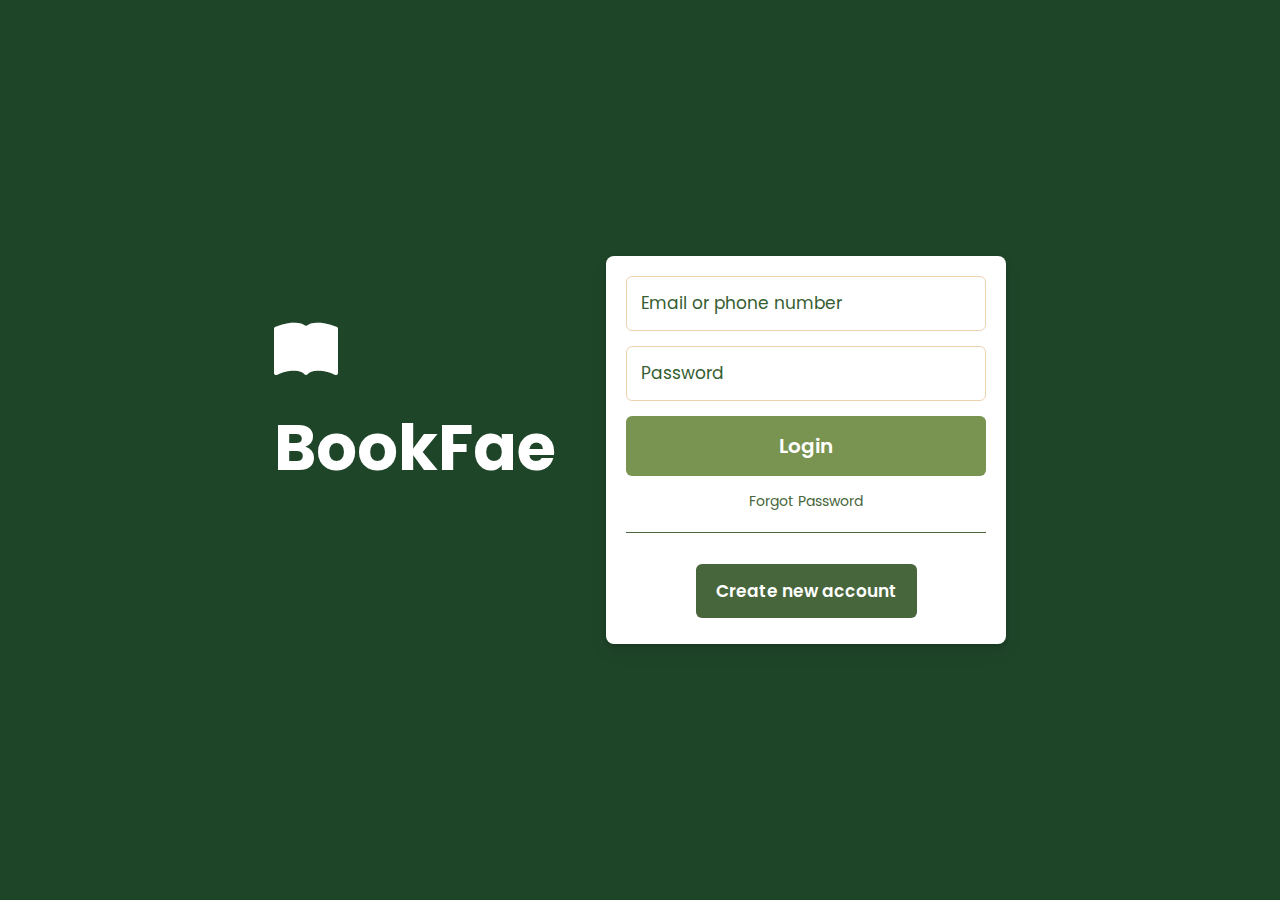
<file: index.html>
<!DOCTYPE html>
<html lang="en">

<head>
<meta charset="UTF-8">
<link rel="stylesheet" href="https://cdn.jsdelivr.net/npm/bootstrap-icons@1.11.3/font/bootstrap-icons.min.css">
<link rel="stylesheet" href="style1.css">
<meta name="viewport" content="width=device-width, initial-scale=1.0">
<title>Login and Sign up</title>
</head>

<body>
    <div class="container flex">
        <div class="bookfae-page flex">
            <div class="text">
                <h1><i class="bi bi-book-fill"></i>BookFae</h1>
            </div>
            <form action = "#">
                <input type = "email" placeholder="Email or phone number" required>
                <input type = "password" placeholder="Password" required>

                <div class = "link">
                    <button type = "submit" class = "login">Login</button>
                    <a href = "#" class ="forgot">Forgot Password</a>
                   

                </div>

                <hr>
                <div class=" button">
                    <a href = "#">Create new account</a>

                </div>

            </form>


        </div>
        
</div>
</body>
</html>
</file>
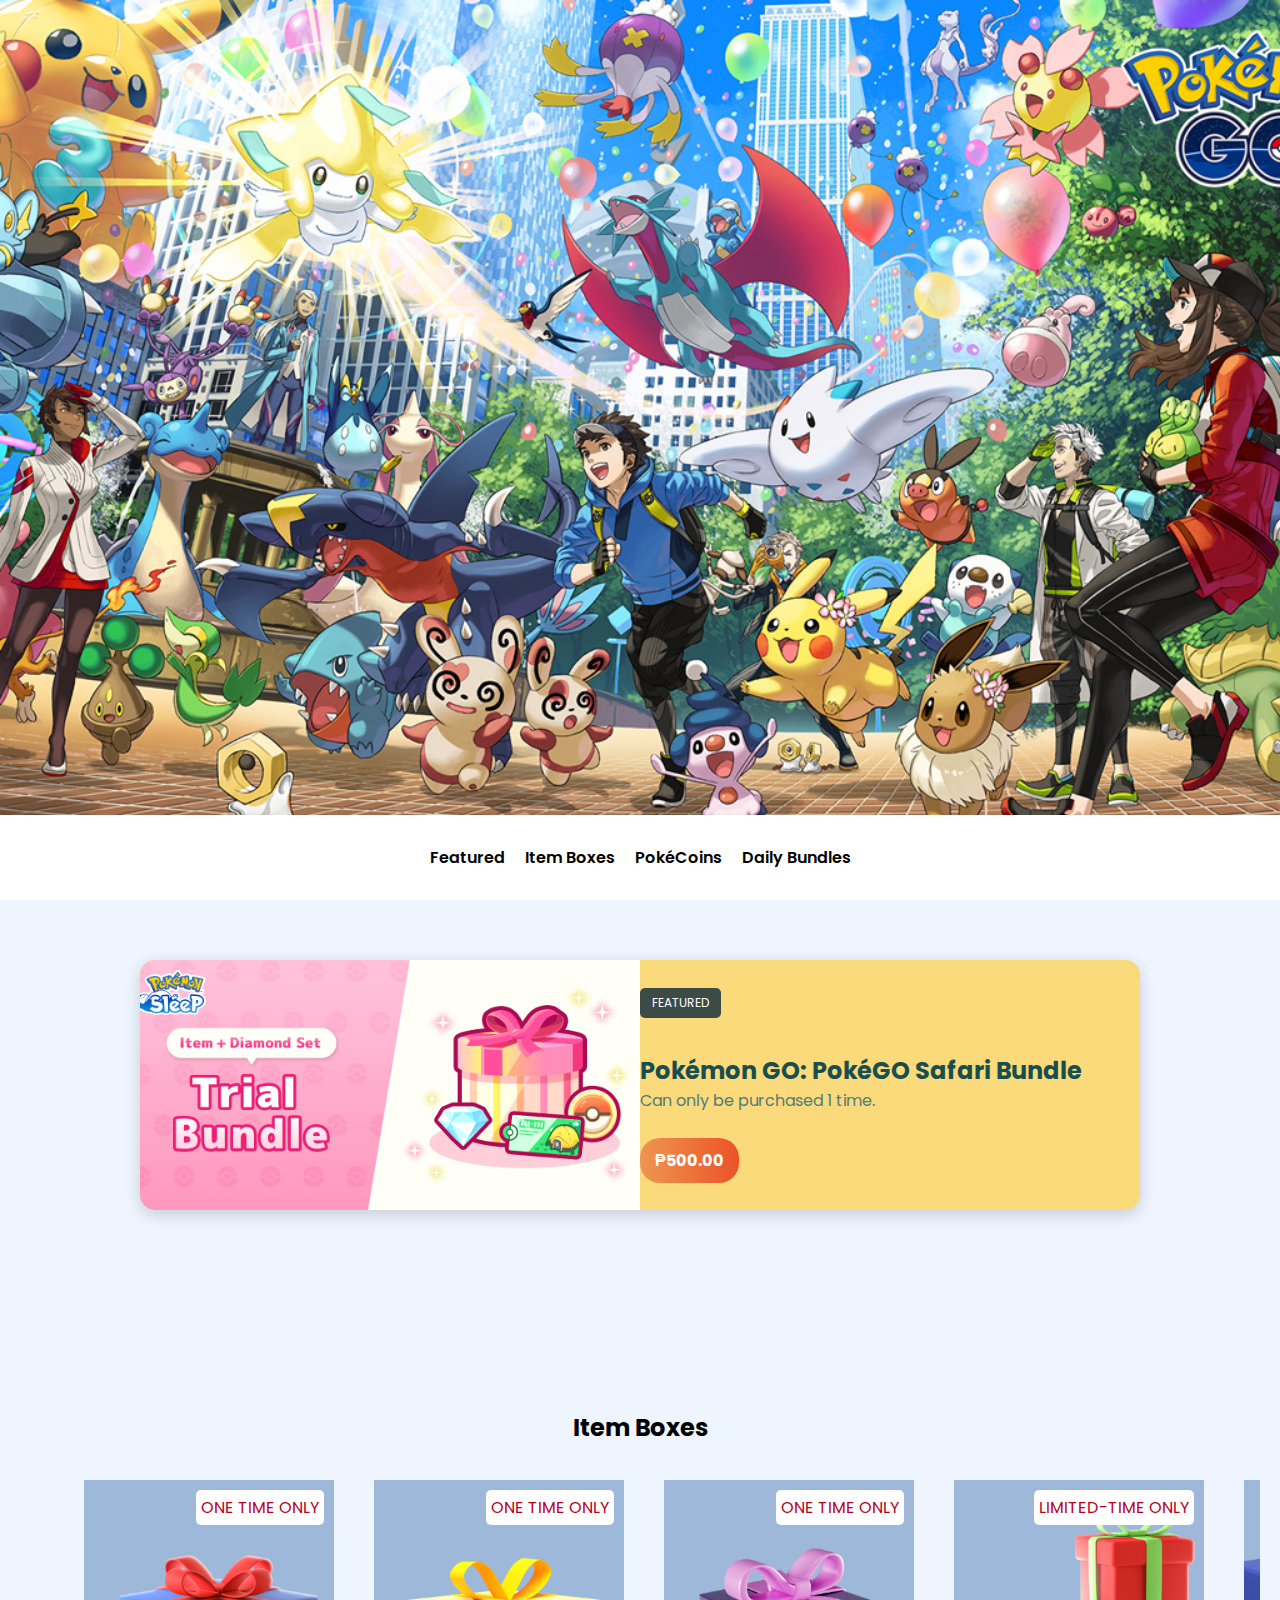
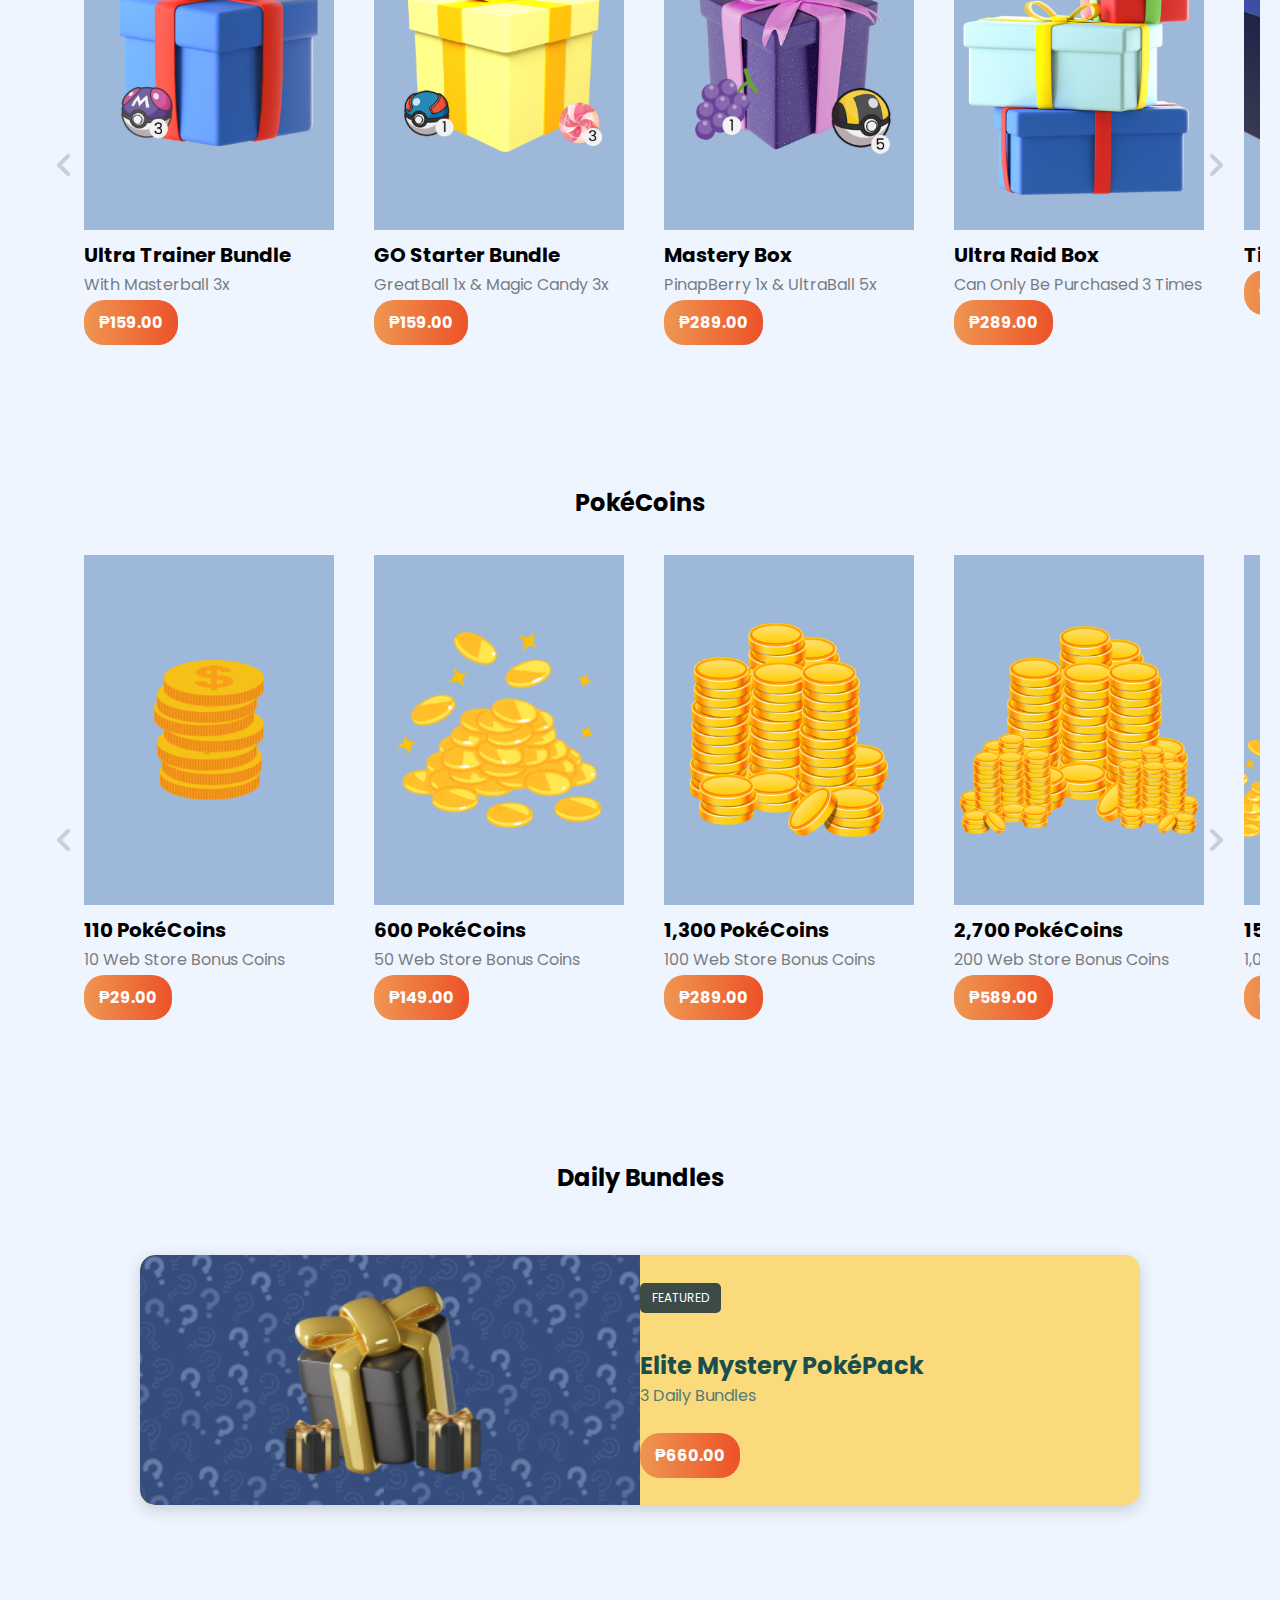
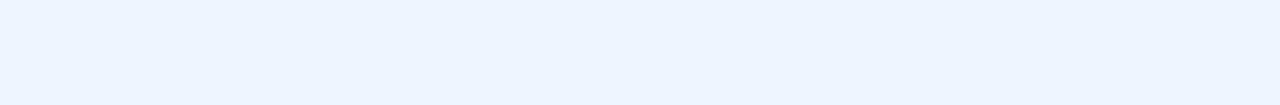
<file: landingpage/index.html>
<!DOCTYPE html>
<html lang="en">
<head>
    <meta charset="UTF-8">
    <meta http-equiv="X-UA-Compatible" content="IE=edge">
    <meta name="viewport" content="width=device-width, initial-scale=1.0">
    <title>Landing Page</title>
    <link rel="stylesheet" href="style.css">
</head>




<!-- BODY -->
<body>
    <!--HOMEPAGE-->
    <section class="homepage">
            <img src="images/banner.jpg" alt="Pokémon GO">
   
         <!-- START OF MINI NAVBAR -->
    <nav class="options">
        <a href="#featured">Featured</a>
        <a href="#item-boxes">Item Boxes</a>
        <a href="#pokecoins">PokéCoins</a>
        <a href="#daily-bundles">Daily Bundles</a>
    </nav>
    <!-- END OF MINI NAVBAR -->


    </section>
    <!--END OF HOMEPAGE-->
    <main>
    <!-- START OF FEATURED ITEMS -->
    <div class="container" id="featured">
        <div class="card">
            <img src="images/feature.png" alt="Pokémon GO: PokéGO Safari Bundle">
            <div class="content">
                <span class="featured-tag">FEATURED</span>
                <br>
                <br>
                <h2>Pokémon GO: PokéGO Safari Bundle</h2>
                <p>Can only be purchased 1 time.</p>
                <br>
                <span class="price">₱500.00</span>
            </div>
        </div>
    </div>
    <!-- END OF FEATURED ITEMS -->

    <!-- START OF ITEM BOXES -->
     <div class="header" id="item-boxes">
        <h2>Item Boxes</h2>
     </div>
     <section class="product">
        <button class="pre-btn"><img src="images/arrow.png" alt=""></button>
        <button class="nxt-btn"><img src="images/arrow.png" alt=""></button>
        <div class="product-container">
            <div class="product-card">
                <div class="product-image">
                    <span class="discount-tag">ONE TIME ONLY</span>
                    <img src="images/card1.png" class="product-thumb" alt="">
                    <button class="card-btn" onclick="addToCart()">Add To Cart</button>
                </div>
                <div class="product-info">
                    <h2 class="product-brand">Ultra Trainer Bundle</h2>
                    <p class="product-short-description">With Masterball 3x</p>
                    <span class="price">₱159.00</span>
                </div>
            </div>
            <div class="product-card">
                <div class="product-image">
                    <span class="discount-tag">ONE TIME ONLY</span>
                    <img src="images/card2.png" class="product-thumb" alt="">
                    <button class="card-btn" onclick="addToCart()">Add To Cart</button>
                </div>
                <div class="product-info">
                    <h2 class="product-brand">GO Starter Bundle</h2>
                    <p class="product-short-description">GreatBall 1x & Magic Candy 3x</p>
                    <span class="price">₱159.00</span>
                </div>
            </div>
            <div class="product-card">
                <div class="product-image">
                    <span class="discount-tag">ONE TIME ONLY</span>
                    <img src="images/card3.png" class="product-thumb" alt="">
                    <button class="card-btn" onclick="addToCart()">Add To Cart</button>
                </div>
                <div class="product-info">
                    <h2 class="product-brand">Mastery Box</h2>
                    <p class="product-short-description">PinapBerry 1x & UltraBall 5x</p>
                    <span class="price">₱289.00</span>
                </div>
            </div>
            <div class="product-card">
                <div class="product-image">
                    <span class="discount-tag">LIMITED-TIME ONLY</span>
                    <img src="images/card4.png" class="product-thumb" alt="">
                    <button class="card-btn" onclick="addToCart()">Add To Cart</button>
                </div>
                <div class="product-info">
                    <h2 class="product-brand">Ultra Raid Box</h2>
                    <p class="product-short-description">Can only be purchased 3 times</p>
                    <span class="price">₱289.00</span>
                </div>
            </div>
            <div class="product-card">
                <div class="product-image">
                    <img src="images/card5.png" class="product-thumb" alt="">
                    <button class="card-btn" onclick="addToCart()">Add To Cart</button>
                </div>
                <div class="product-info">
                    <h2 class="product-brand">Ticket Box</h2>
                    <span class="price">₱59.00</span>
                </div>
            </div>
            <div class="product-card">
                <div class="product-image">
                    <span class="discount-tag">POPULAR</span>
                    <img src="images/card6.png" class="product-thumb" alt="">
                    <button class="card-btn" onclick="addToCart()">Add To Cart</button>
                </div>
                <div class="product-info">
                    <h2 class="product-brand">Battle Pass</h2>
                    <p class="product-short-description">3 pieces</p>
                    <span class="price">₱88.00</span>
                </div>
            </div>
            <div class="product-card">
                <div class="product-image">
                    <span class="discount-tag">POPULAR</span>
                    <img src="images/card7.png" class="product-thumb" alt="">
                    <button class="card-btn" onclick="addToCart()">Add To Cart</button>
                </div>
                <div class="product-info">
                    <h2 class="product-brand">Max Revive</h2>
                    <p class="product-short-description">5 pieces</p>
                    <span class="price">₱59.00</span>
                </div>
            </div>
            <div class="product-card">
                <div class="product-image">
                    <span class="discount-tag">POPULAR</span>
                    <img src="images/card8.png" class="product-thumb" alt="">
                    <button class="card-btn" onclick="addToCart()">Add To Cart</button>
                </div>
                <div class="product-info">
                    <h2 class="product-brand">Egg Incubator</h2>
                    <p class="product-short-description">2 pieces</p>
                    <span class="price">₱88.00</span>
                </div>
            </div>
            <div class="product-card">
                <div class="product-image">
                    <img src="images/card9.png" class="product-thumb" alt="">
                    <button class="card-btn" onclick="addToCart()">Add To Cart</button>
                </div>
                <div class="product-info">
                    <h2 class="product-brand">Super Incubator</h2>
                    <p class="product-short-description">3 pieces</p>
                    <span class="price">₱90.00</span>
                </div>
            </div>
            <div class="product-card">
                <div class="product-image">
                    <img src="images/card10.png" class="product-thumb" alt="">
                    <button class="card-btn" onclick="addToCart()">Add To Cart</button>
                </div>
                <div class="product-info">
                    <h2 class="product-brand">Max Mushroom</h2>
                    <p class="product-short-description">3 pieces</p>
                    <span class="price">₱289.00</span>
                </div>
            </div>
            <div class="product-card">
                <div class="product-image">
                    <img src="images/card11.png" class="product-thumb" alt="">
                    <button class="card-btn" onclick="addToCart()">Add To Cart</button>
                </div>
                <div class="product-info">
                    <h2 class="product-brand">Max Particle Pack</h2>
                    <p class="product-short-description">1 piece</p>
                    <span class="price">₱235.00</span>
                </div>
                
            </div>
        </div>
    </section>
    <!-- END OF ITEM BOXES -->

    <!-- START OF POKECOINS -->
     <div class="header" id="pokecoins">
        <h2>PokéCoins</h2>
     </div>
   
    <section class="product">
        <button class="pre-btn"><img src="images/arrow.png" alt=""></button>
        <button class="nxt-btn"><img src="images/arrow.png" alt=""></button>
        <div class="product-container">
            <div class="product-card">
                <div class="product-image">
   
                    <img src="images/card12.png" class="product-thumb" alt="">
                    <button class="card-btn" onclick="addToCart()">Add To Cart</button>
                </div>
                <div class="product-info">
                    <h2 class="product-brand">110 PokéCoins</h2>
                    <p class="product-short-description">10 Web Store Bonus Coins</p>
                    <span class="price">₱29.00</span>
                </div>
            </div>
            <div class="product-card">
                <div class="product-image">
                   
                    <img src="images/card13.png" class="product-thumb" alt="">
                    <button class="card-btn" onclick="addToCart()">Add To Cart</button>
                </div>
                <div class="product-info">
                    <h2 class="product-brand">600 PokéCoins</h2>
                    <p class="product-short-description">50 Web Store Bonus Coins</p>
                    <span class="price">₱149.00</span>
                </div>
            </div>
            <div class="product-card">
                <div class="product-image">
                 
                    <img src="images/card14.png" class="product-thumb" alt="">
                    <button class="card-btn" onclick="addToCart()">Add To Cart</button>
                </div>
                <div class="product-info">
                    <h2 class="product-brand">1,300 PokéCoins</h2>
                    <p class="product-short-description">100 Web Store Bonus Coins</p>
                    <span class="price">₱289.00</span>
                </div>
            </div>
            <div class="product-card">
                <div class="product-image">
                   
                    <img src="images/card15.png" class="product-thumb" alt="">
                    <button class="card-btn" onclick="addToCart()">Add To Cart</button>
                </div>
                <div class="product-info">
                    <h2 class="product-brand">2,700 PokéCoins</h2>
                    <p class="product-short-description">200 Web Store Bonus Coins</p>
                    <span class="price">₱589.00</span>
                </div>
            </div>
            <div class="product-card">
                <div class="product-image">
                   
                    <img src="images/card16.png" class="product-thumb" alt="">
                    <button class="card-btn" onclick="addToCart()">Add To Cart</button>
                </div>
                <div class="product-info">
                    <h2 class="product-brand">15,500 PokéCoins</h2>
                    <p class="product-short-description">1,000 Web Store Bonus Coins</p>
                    <span class="price">₱2,950.00</span>
                </div>
            </div>
        </div>
    </section>
    <!-- END OF POKECOINS -->
    <!-- START OF DAILY BUNDLES -->
     <div class="header" id="daily-bundles">
        <h2>Daily Bundles</h2>
     </div>
    <div class="container" id="featured">
        <div class="card">
            <img src="images/card17.png" alt="Pokémon GO Fest 2025 Ticket">
            <div class="content">
                <span class="featured-tag">FEATURED</span>
                <br>
                <br>
                <h2>Elite Mystery PokéPack</h2>
                <p>3 Daily Bundles</p>
                <br>
                <span class="price">₱660.00</span>
            </div>
        </div>
    </div>
    <!-- END OF DAILY BUNDLES -->
    <div id="overlay"></div>

    <div id="custom-confirm">
        <p>Added to cart!</p>
        <br>
        <br>
        <button id="confirm-yes">Proceed to Cart</button>
        <button id="confirm-no">Keep Shopping!</button>
    </div>
   
</main>
    <script src="script.js"></script>
</body>
</html>
</file>
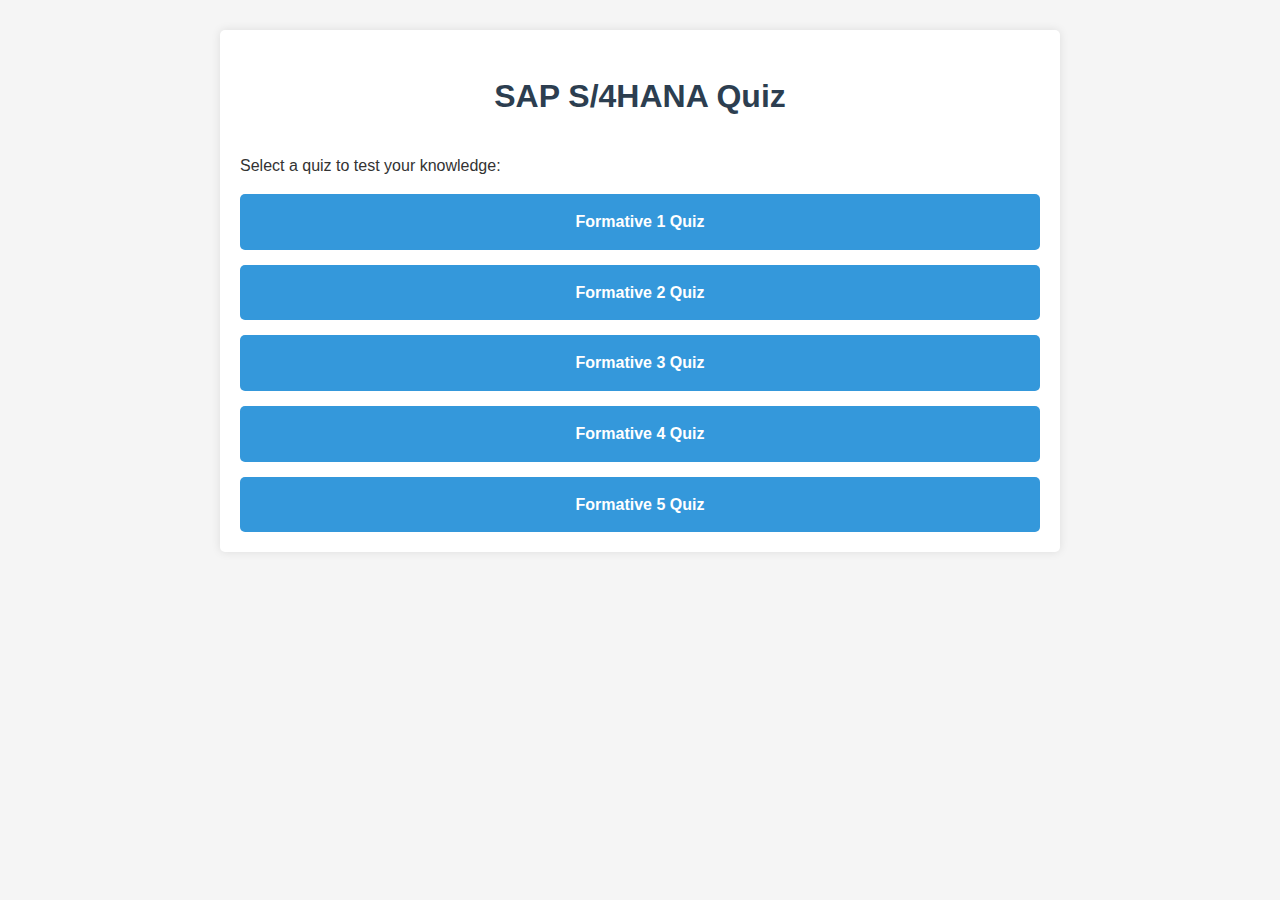
<file: quiz-website/index.html>
<!DOCTYPE html>
<html lang="en">
<head>
    <meta charset="UTF-8">
    <meta name="viewport" content="width=device-width, initial-scale=1.0">
    <title>SAP S/4HANA Quiz</title>
    <link rel="stylesheet" href="style.css">
</head>
<body>
    <div class="container">
        <h1>SAP S/4HANA Quiz</h1>
        <p>Select a quiz to test your knowledge:</p>
        
        <div class="quiz-options">
            <a href="quiz.php?quiz=formative1" class="quiz-btn">Formative 1 Quiz</a>
            <a href="quiz.php?quiz=formative2" class="quiz-btn">Formative 2 Quiz</a>
            <a href="quiz.php?quiz=formative3" class="quiz-btn">Formative 3 Quiz</a>
            <a href="quiz.php?quiz=formative4" class="quiz-btn">Formative 4 Quiz</a>
            <a href="quiz.php?quiz=formative5" class="quiz-btn">Formative 5 Quiz</a>
        </div>
    </div>
</body>
</html>
</file>
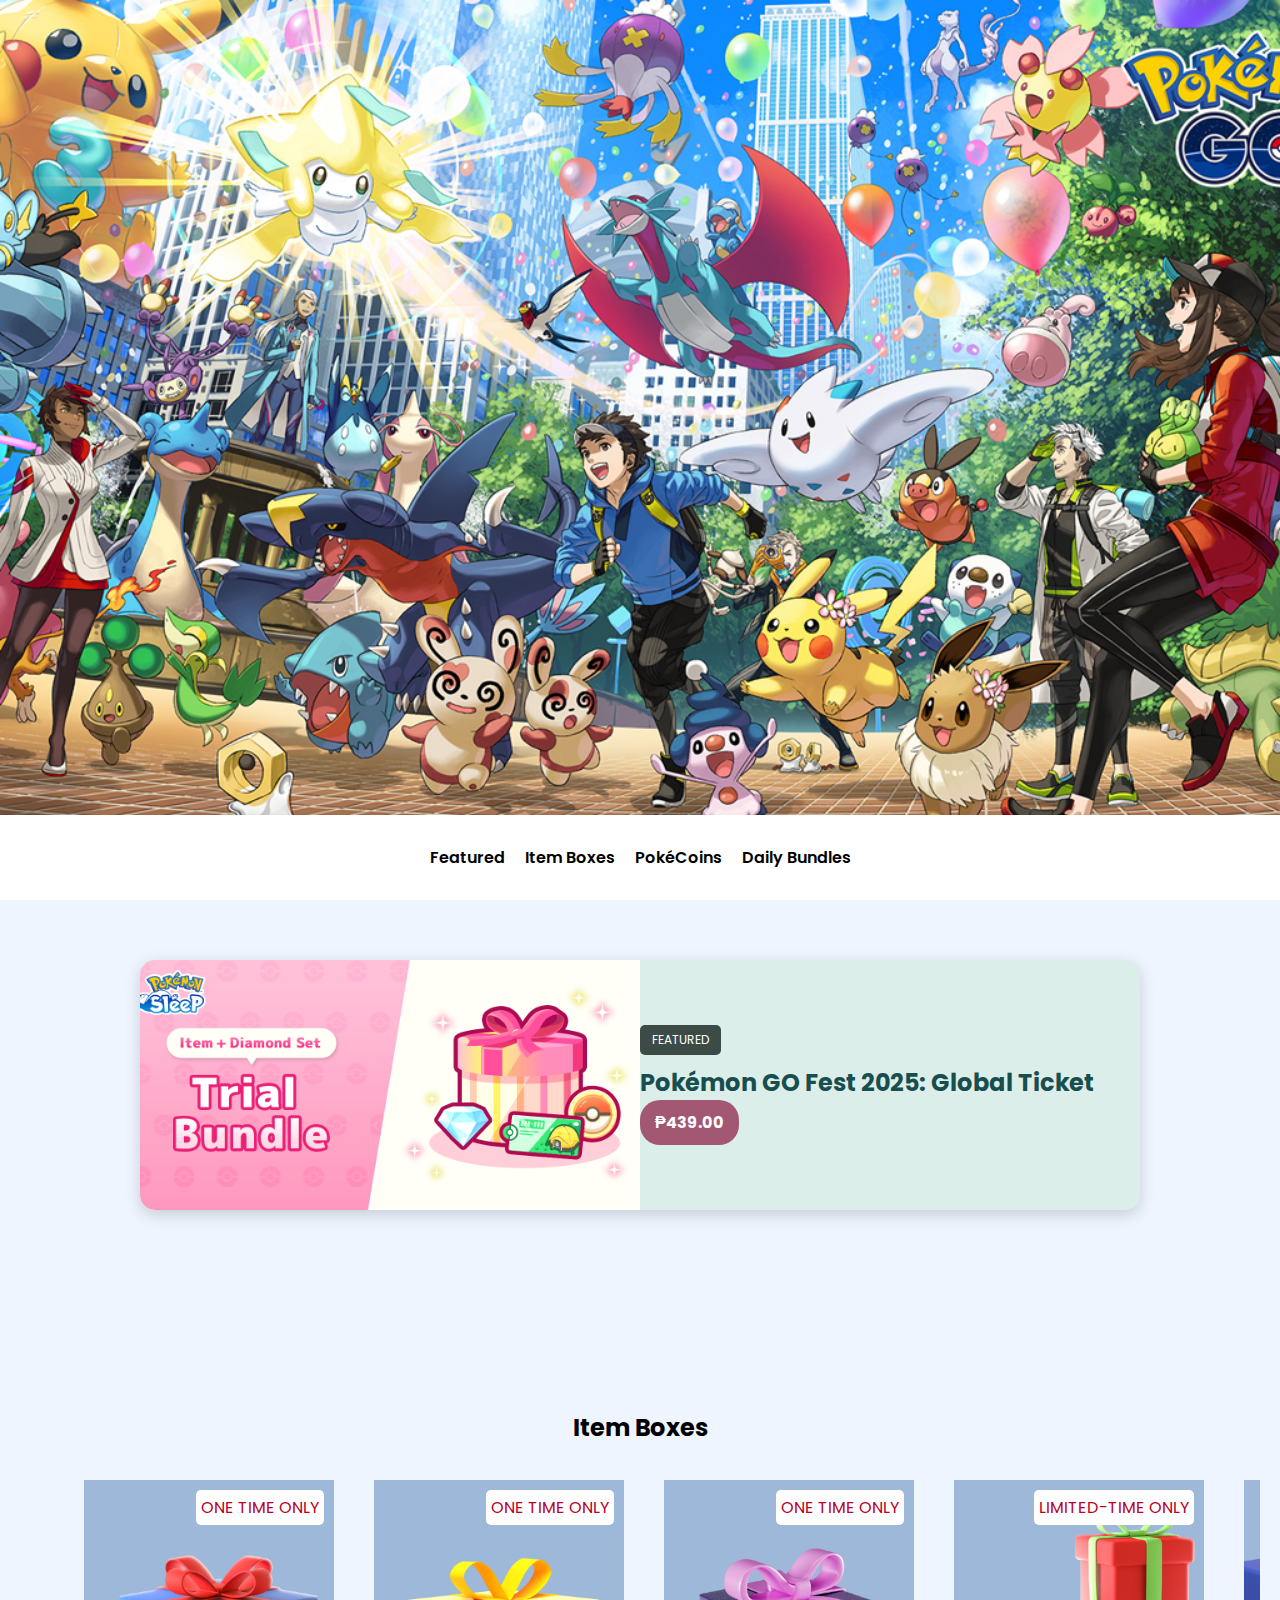
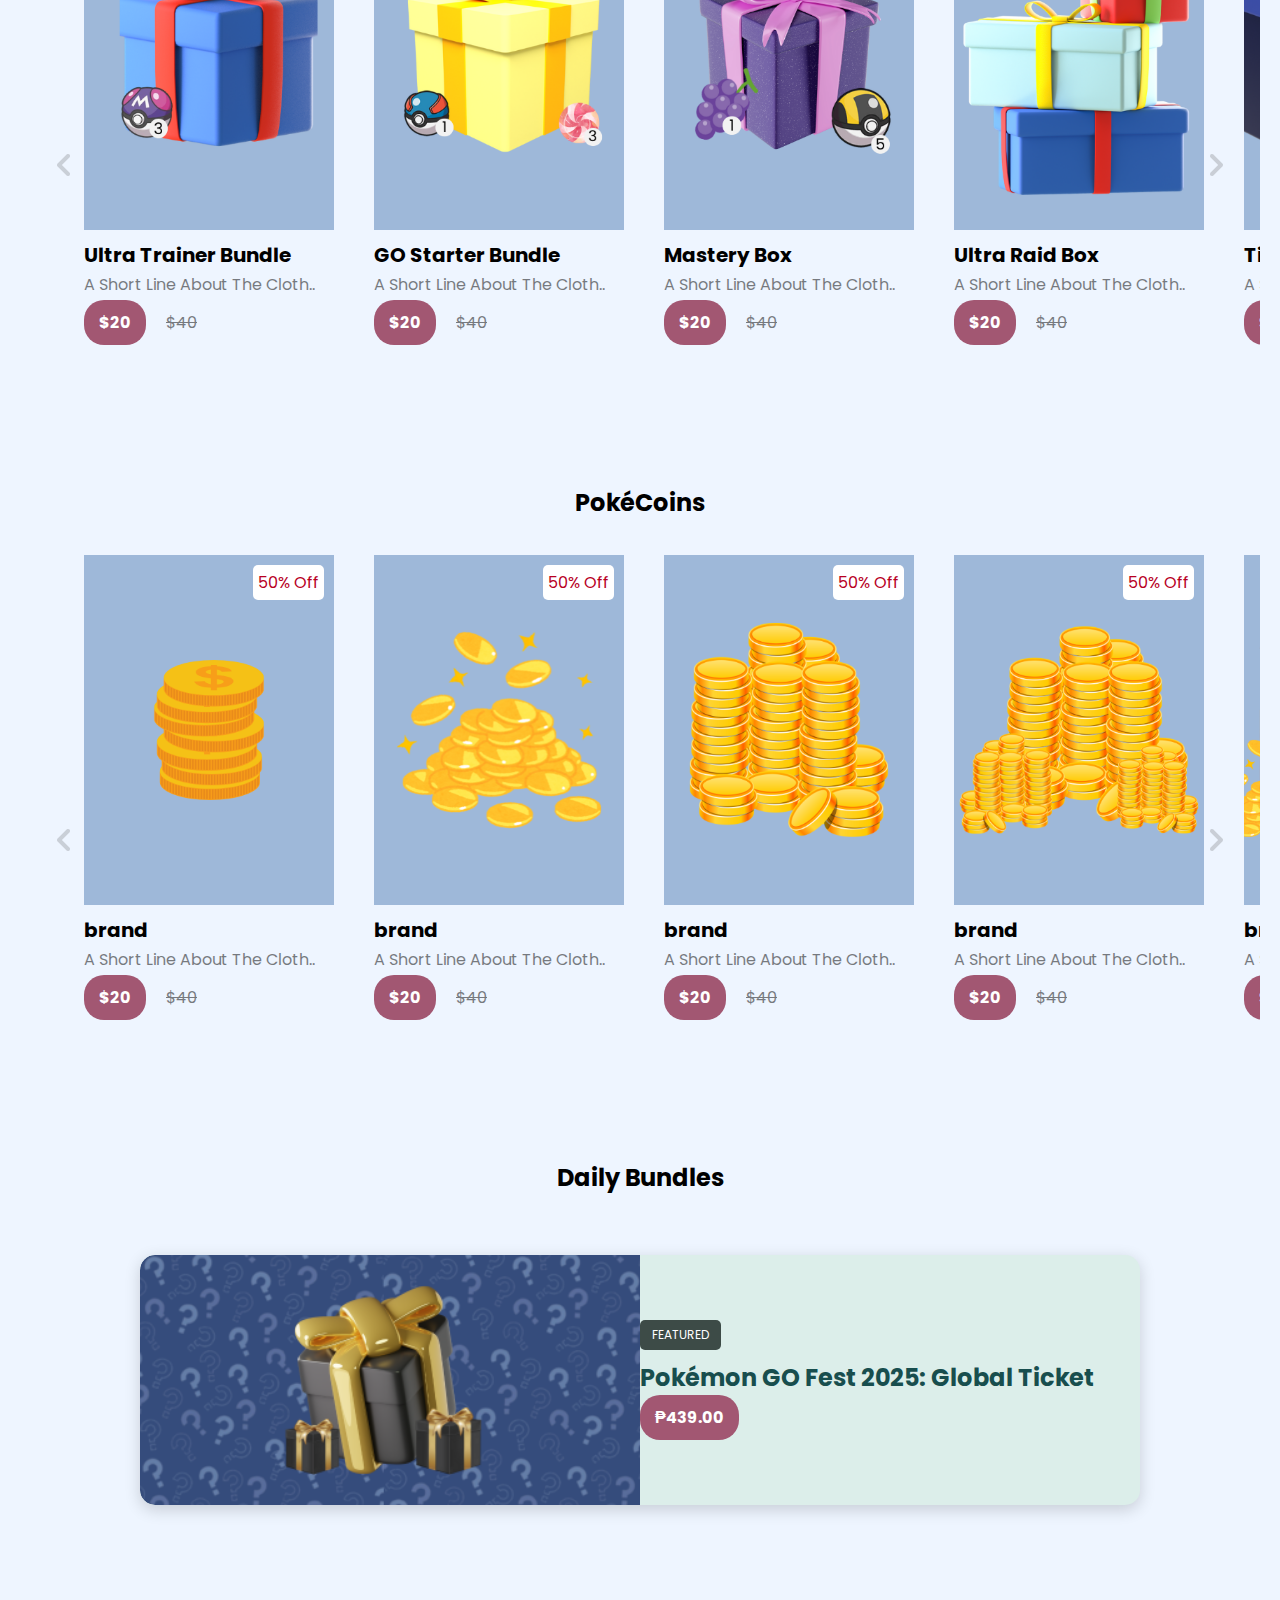
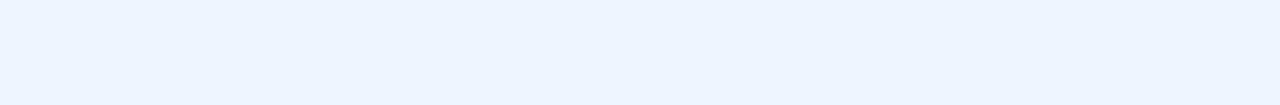
<file: sticky navbar/index.html>
<!DOCTYPE html>
<html lang="en">
<head>
    <meta charset="UTF-8">
    <meta http-equiv="X-UA-Compatible" content="IE=edge">
    <meta name="viewport" content="width=device-width, initial-scale=1.0">
    <title>Landing Page</title>
    <link rel="stylesheet" href="style.css">
</head>


<!-- BODY -->
<body>


    <!--HOMEPAGE-->
    <section class="homepage">
            <img src="images/banner.jpg" alt="Pokémon GO">
   
         <!-- START OF MINI NAVBAR -->
    <nav class="options">
        <a href="#featured">Featured</a>
        <a href="#item-boxes">Item Boxes</a>
        <a href="#pokecoins">PokéCoins</a>
        <a href="#daily-bundles">Daily Bundles</a>
    </nav>
    <!-- END OF MINI NAVBAR -->


    </section>


    <!--END OF HOMEPAGE-->
    <main>
    <!-- START OF FEATURED ITEMS -->
    <div class="container" id="featured">
        <div class="card">
            <img src="images/feature.png" alt="Pokémon GO Fest 2025 Ticket">
            <div class="content">
                <span class="featured-tag">FEATURED</span>
                <h2>Pokémon GO Fest 2025: Global Ticket</h2>
                <!--<p>Can only be purchased 1 time.</p>-->
                <span class="price">₱439.00</span>
            </div>
        </div>
    </div>
    <!-- Popup details-->




     <!--End of popup -->








    <!-- END OF FEATURED ITEMS -->


    <!-- START OF ITEM BOXES -->
     <div class="header" id="item-boxes">
        <h2>Item Boxes</h2>
     </div>
     <section class="product">
        <button class="pre-btn"><img src="images/arrow.png" alt=""></button>
        <button class="nxt-btn"><img src="images/arrow.png" alt=""></button>
        <div class="product-container">
            <div class="product-card">
                <div class="product-image">
                    <span class="discount-tag">ONE TIME ONLY</span>
                    <img src="images/card1.png" class="product-thumb" alt="">
                    <button class="card-btn">add to wishlist</button>
                </div>
                <div class="product-info">
                    <h2 class="product-brand">Ultra Trainer Bundle</h2>
                    <p class="product-short-description">a short line about the cloth..</p>
                    <span class="price">$20</span><span class="actual-price">$40</span>
                </div>
            </div>
            <div class="product-card">
                <div class="product-image">
                    <span class="discount-tag">ONE TIME ONLY</span>
                    <img src="images/card2.png" class="product-thumb" alt="">
                    <button class="card-btn">add to wishlist</button>
                </div>
                <div class="product-info">
                    <h2 class="product-brand">GO Starter Bundle</h2>
                    <p class="product-short-description">a short line about the cloth..</p>
                    <span class="price">$20</span><span class="actual-price">$40</span>
                </div>
            </div>
            <div class="product-card">
                <div class="product-image">
                    <span class="discount-tag">ONE TIME ONLY</span>
                    <img src="images/card3.png" class="product-thumb" alt="">
                    <button class="card-btn">add to wishlist</button>
                </div>
                <div class="product-info">
                    <h2 class="product-brand">Mastery Box</h2>
                    <p class="product-short-description">a short line about the cloth..</p>
                    <span class="price">$20</span><span class="actual-price">$40</span>
                </div>
            </div>
            <div class="product-card">
                <div class="product-image">
                    <span class="discount-tag">LIMITED-TIME ONLY</span>
                    <img src="images/card4.png" class="product-thumb" alt="">
                    <button class="card-btn">add to wishlist</button>
                </div>
                <div class="product-info">
                    <h2 class="product-brand">Ultra Raid Box</h2>
                    <p class="product-short-description">a short line about the cloth..</p>
                    <span class="price">$20</span><span class="actual-price">$40</span>
                </div>
            </div>
            <div class="product-card">
                <div class="product-image">
                    <img src="images/card5.png" class="product-thumb" alt="">
                    <button class="card-btn">add to wishlist</button>
                </div>
                <div class="product-info">
                    <h2 class="product-brand">Ticket Box</h2>
                    <p class="product-short-description">a short line about the cloth..</p>
                    <span class="price">$20</span><span class="actual-price">$40</span>
                </div>
            </div>
            <div class="product-card">
                <div class="product-image">
                    <span class="discount-tag">POPULAR</span>
                    <img src="images/card6.png" class="product-thumb" alt="">
                    <button class="card-btn">add to wishlist</button>
                </div>
                <div class="product-info">
                    <h2 class="product-brand">Battle Pass</h2>
                    <p class="product-short-description">a short line about the cloth..</p>
                    <span class="price">$20</span><span class="actual-price">$40</span>
                </div>
            </div>
            <div class="product-card">
                <div class="product-image">
                    <span class="discount-tag">POPULAR</span>
                    <img src="images/card7.png" class="product-thumb" alt="">
                    <button class="card-btn">add to wishlist</button>
                </div>
                <div class="product-info">
                    <h2 class="product-brand">Max Revive</h2>
                    <p class="product-short-description">a short line about the cloth..</p>
                    <span class="price">$20</span><span class="actual-price">$40</span>
                </div>
            </div>
            <div class="product-card">
                <div class="product-image">
                    <span class="discount-tag">POPULAR</span>
                    <img src="images/card8.png" class="product-thumb" alt="">
                    <button class="card-btn">add to wishlist</button>
                </div>
                <div class="product-info">
                    <h2 class="product-brand">Egg Incubator</h2>
                    <p class="product-short-description">a short line about the cloth..</p>
                    <span class="price">$20</span><span class="actual-price">$40</span>
                </div>
            </div>
            <div class="product-card">
                <div class="product-image">
                    <img src="images/card9.png" class="product-thumb" alt="">
                    <button class="card-btn">add to wishlist</button>
                </div>
                <div class="product-info">
                    <h2 class="product-brand">Super Incubator</h2>
                    <p class="product-short-description">a short line about the cloth..</p>
                    <span class="price">$20</span><span class="actual-price">$40</span>
                </div>
            </div>
            <div class="product-card">
                <div class="product-image">
                    <img src="images/card10.png" class="product-thumb" alt="">
                    <button class="card-btn">add to wishlist</button>
                </div>
                <div class="product-info">
                    <h2 class="product-brand">Max Mushroom</h2>
                    <p class="product-short-description">a short line about the cloth..</p>
                    <span class="price">$20</span><span class="actual-price">$40</span>
                </div>
            </div>
            <div class="product-card">
                <div class="product-image">
                    <img src="images/card11.png" class="product-thumb" alt="">
                    <button class="card-btn">add to wishlist</button>
                </div>
                <div class="product-info">
                    <h2 class="product-brand">Max Particle Pack</h2>
                    <p class="product-short-description">a short line about the cloth..</p>
                    <span class="price">$20</span><span class="actual-price">$40</span>
                </div>
            </div>
        </div>
    </section>


    <!-- END OF ITEM BOXES -->


    <!-- START OF POKECOINS -->
     <div class="header" id="pokecoins">
        <h2>PokéCoins</h2>
     </div>
   
    <section class="product">
        <button class="pre-btn"><img src="images/arrow.png" alt=""></button>
        <button class="nxt-btn"><img src="images/arrow.png" alt=""></button>
        <div class="product-container">
            <div class="product-card">
                <div class="product-image">
                    <span class="discount-tag">50% off</span>
                    <img src="images/card12.png" class="product-thumb" alt="">
                    <button class="card-btn">add to wishlist</button>
                </div>
                <div class="product-info">
                    <h2 class="product-brand">brand</h2>
                    <p class="product-short-description">a short line about the cloth..</p>
                    <span class="price">$20</span><span class="actual-price">$40</span>
                </div>
            </div>
            <div class="product-card">
                <div class="product-image">
                    <span class="discount-tag">50% off</span>
                    <img src="images/card13.png" class="product-thumb" alt="">
                    <button class="card-btn">add to wishlist</button>
                </div>
                <div class="product-info">
                    <h2 class="product-brand">brand</h2>
                    <p class="product-short-description">a short line about the cloth..</p>
                    <span class="price">$20</span><span class="actual-price">$40</span>
                </div>
            </div>
            <div class="product-card">
                <div class="product-image">
                    <span class="discount-tag">50% off</span>
                    <img src="images/card14.png" class="product-thumb" alt="">
                    <button class="card-btn">add to wishlist</button>
                </div>
                <div class="product-info">
                    <h2 class="product-brand">brand</h2>
                    <p class="product-short-description">a short line about the cloth..</p>
                    <span class="price">$20</span><span class="actual-price">$40</span>
                </div>
            </div>
            <div class="product-card">
                <div class="product-image">
                    <span class="discount-tag">50% off</span>
                    <img src="images/card15.png" class="product-thumb" alt="">
                    <button class="card-btn">add to wishlist</button>
                </div>
                <div class="product-info">
                    <h2 class="product-brand">brand</h2>
                    <p class="product-short-description">a short line about the cloth..</p>
                    <span class="price">$20</span><span class="actual-price">$40</span>
                </div>
            </div>
            <div class="product-card">
                <div class="product-image">
                    <span class="discount-tag">50% off</span>
                    <img src="images/card16.png" class="product-thumb" alt="">
                    <button class="card-btn">add to wishlist</button>
                </div>
                <div class="product-info">
                    <h2 class="product-brand">brand</h2>
                    <p class="product-short-description">a short line about the cloth..</p>
                    <span class="price">$20</span><span class="actual-price">$40</span>
                </div>
            </div>
        </div>
    </section>
    <!-- END OF POKECOINS -->


    <!-- START OF DAILY BUNDLES -->
     <div class="header" id="daily-bundles">
        <h2>Daily Bundles</h2>
     </div>
    <div class="container" id="featured">
        <div class="card">
            <img src="images/card17.png" alt="Pokémon GO Fest 2025 Ticket">
            <div class="content">
                <span class="featured-tag">FEATURED</span>
                <h2>Pokémon GO Fest 2025: Global Ticket</h2>
                <!--<p>Can only be purchased 1 time.</p>-->
                <span class="price">₱439.00</span>
            </div>
        </div>
    </div>


    <!-- END OF DAILY BUNDLES -->
   
</main>
    <script src="script.js"></script>
</body>
</html>
</file>
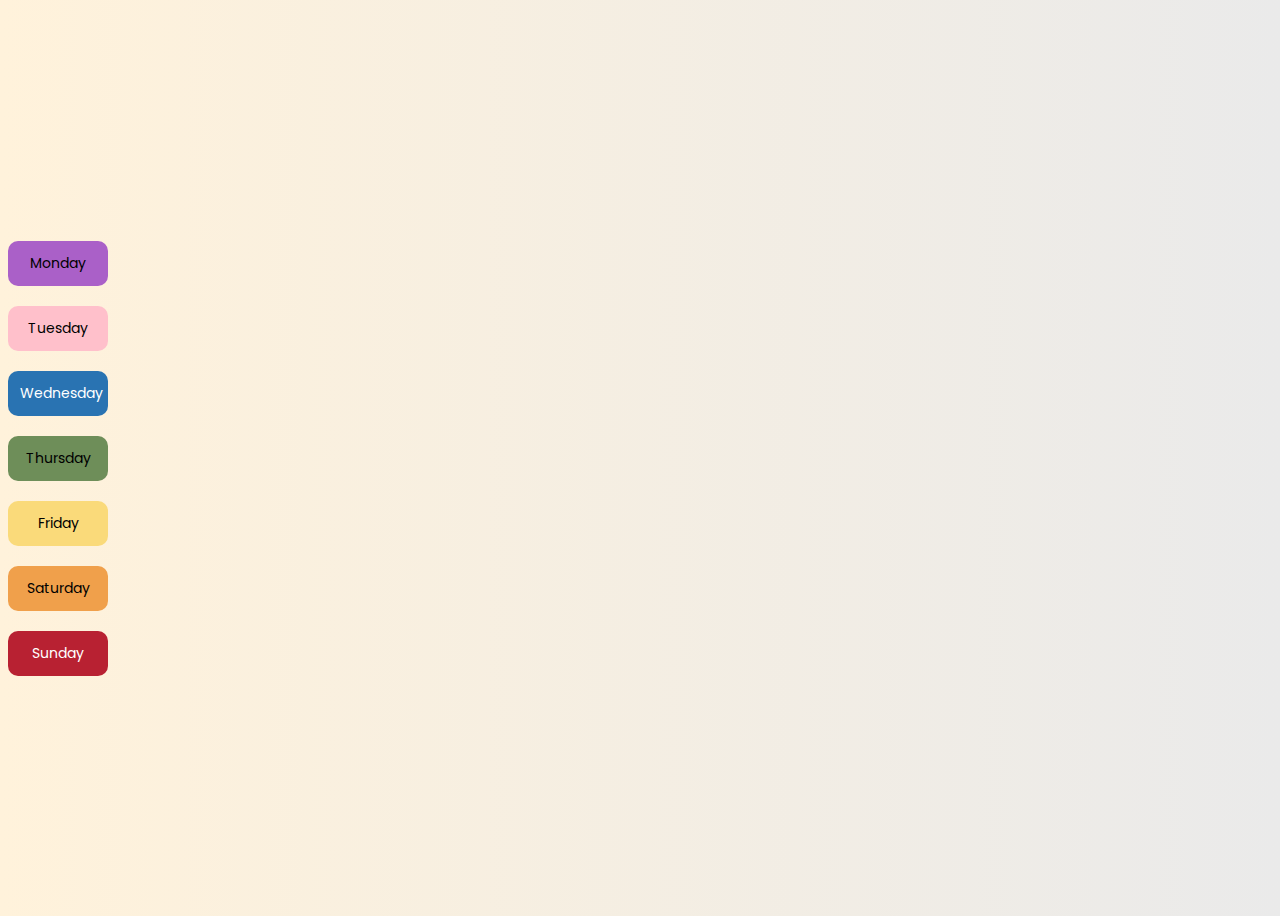
<file: TS2/index.html>
<!DOCTYPE html>
<html lang="en">
<head>
    <meta charset="UTF-8">
    <meta name="viewport" content="width=device-width, initial-scale=1.0">
    <title>Selection Animation</title>
    <style>
        @import url("https://fonts.googleapis.com/css2?family=Poppins:wght@300;400;500;600;700;800;900&display=swap");

        *{
            font-family: 'Poppins', sans-serif;
        }
        body {
            display: flex;
            justify-content: space-between;
            align-items: center;
            height: 100vh;
            background: linear-gradient(to right, #FFF2DB, #EAEAEA);;
        }
        .container {
            display: flex;
            justify-content: space-between;
            gap: 600px;
        }
        .buttons {
            display: flex;
            flex-direction: column;
            gap: 20px;
        }
        button {
            width: 100px;
            padding: 12px;
            border-radius: 10px;
            border:none;
            cursor: pointer;
            font-size: 14px;
            text-align: center;
            transition: transform 0.2s ease, box-shadow 0.2s ease;
        }

        button:hover {
            transform: scale(1.05); 
            box-shadow: 0px 4px 10px rgba(0, 0, 0, 0.2); 
        }

        .box-container {
            position: relative;
            width: 250px;
            height: 250px;
            display: flex;
            align-items: right;
            justify-content: right;
            
        }
        .box {
            position: absolute;
            width: 100%;
            height: 100%;
            display: flex;
            align-items: right;
            justify-content: space-between;
            font-weight: bold;
            font-size: 20px;
            border: 5px solid;
            transition: transform 0.7s, opacity 0.9s ease, background-color 0.9s ease, border-color 0.9s ease;
        }
        .box.new {
            transform: translateY(-100%);
            opacity: 1;
        }
        .box.active {
            transform: translateY(0);
            opacity: 1;
        }
        .box.filled {
            background-color: transparent !important;
        }
        .box.exit {
            transform: translateY(-30%);
            opacity: 0.7;
        }
        .box.removed {
            transform: translateY(-100%);
            opacity: 0;
        }
    </style>
</head>
<body>
    <div class="container">
        <div class="buttons">
            <button style="background-color: #AA60C8;" onclick="dropBox('', this)">Monday</button>
            <button style="background-color: pink;" onclick="dropBox('', this)">Tuesday</button>
            <button style="background-color: #2973B2; color: white;" onclick="dropBox('', this)">Wednesday</button>
            <button style="background-color: #6E8E59;" onclick="dropBox('', this)">Thursday</button>
            <button style="background-color: #FADA7A;" onclick="dropBox('', this)">Friday</button>
            <button style="background-color: #F0A04B;" onclick="dropBox('', this)">Saturday</button>
            <button style="background-color: #B82132; color: white;" onclick="dropBox('', this)">Sunday</button>
        </div>
        <div class="box-container" id="boxContainer"></div>
    </div>
    <script>
        function dropBox(day, button) {
            const boxContainer = document.getElementById("boxContainer");
            const oldBox = boxContainer.querySelector(".box.active");
            
            if (oldBox) {
                oldBox.classList.add("exit"); 
                setTimeout(() => {
                    oldBox.classList.add("removed"); 
                }, 600);
                setTimeout(() => oldBox.remove(), 2000); 
            }
            
            const newBox = document.createElement("div");
            newBox.classList.add("box", "new"); 
            newBox.style.backgroundColor = getComputedStyle(button).backgroundColor;
            newBox.style.borderColor = getComputedStyle(button).backgroundColor;
            newBox.innerText = day;
            boxContainer.appendChild(newBox);
            
            setTimeout(() => {
                newBox.classList.remove("new");
                newBox.classList.add("active");
            }, 20);
            
            setTimeout(() => {
                newBox.classList.add("filled"); 
            }, 500);
        }
    </script>
</body>
</html>
</file>
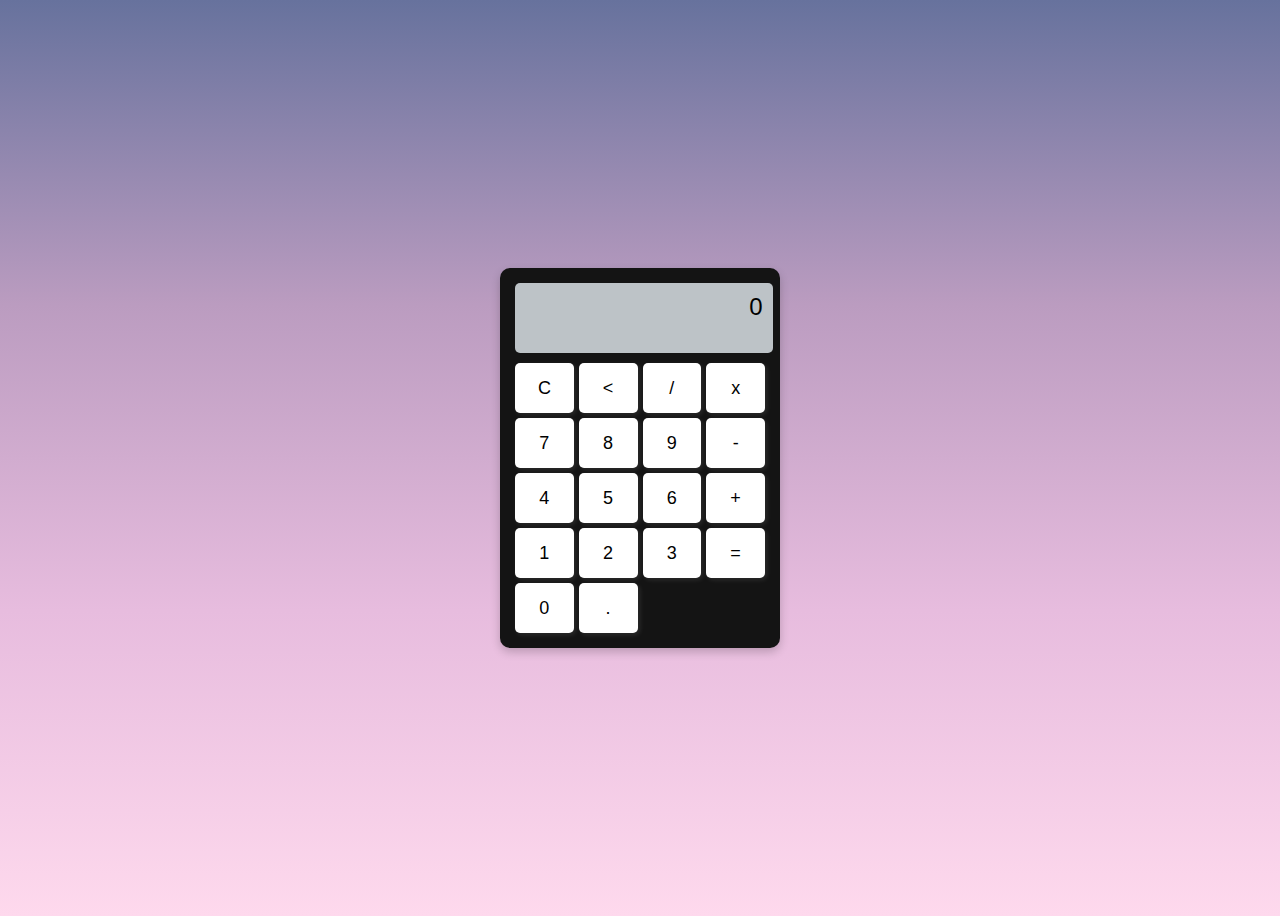
<file: TS3/index.html>
<!DOCTYPE html>
<html lang="en">
<head>
    <meta charset="UTF-8">
    <meta name="viewport" content="width=device-width, initial-scale=1.0">
    <title>Calculator</title>
    <style>
        body {
            display: flex;
            justify-content: center;
            align-items: center;
            height: 100vh;
            background: linear-gradient(#67729D, #BB9CC0, #E7BCDE, #FED9ED );
            font-family: Arial, sans-serif;
        }
        .calculator {
            width: 250px;
            background: #141414;
            padding: 15px;
            border-radius: 10px;
            box-shadow: 0 4px 10px rgba(0, 0, 0, 0.2);
            text-align: center;
        }
        .screen {
            width: 95%;
            height: 50px;
            background: #bdc3c7;
            margin-bottom: 10px;
            text-align: right;
            font-size: 24px;
            padding: 10px;
            border-radius: 5px;
            overflow: hidden;
        }
        .buttons {
            display: grid;
            grid-template-columns: repeat(4, 1fr);
            gap: 5px;
        }
        button {
            width: 100%;
            height: 50px;
            font-size: 18px;
            border: none;
            background: white;
            border-radius: 5px;
            cursor: pointer;
            box-shadow: 2px 2px 5px rgba(255, 255, 255, 0.1);
        }
        button:active {
            background: #dfe6e9;
        }
    </style>
</head>
<body>
    <div class="calculator">
        <div class="screen" id="screen">0</div>
        <div class="buttons">
            <button onclick="clearScreen()">C</button>
            <button onclick="backspace()">&lt;</button>
            <button onclick="appendCharacter('/')">/</button>
            <button onclick="appendCharacter('x')">x</button>
            <button onclick="appendCharacter('7')">7</button>
            <button onclick="appendCharacter('8')">8</button>
            <button onclick="appendCharacter('9')">9</button>
            <button onclick="appendCharacter('-')">-</button>
            <button onclick="appendCharacter('4')">4</button>
            <button onclick="appendCharacter('5')">5</button>
            <button onclick="appendCharacter('6')">6</button>
            <button onclick="appendCharacter('+')">+</button>
            <button onclick="appendCharacter('1')">1</button>
            <button onclick="appendCharacter('2')">2</button>
            <button onclick="appendCharacter('3')">3</button>
            <button onclick="calculate()">=</button>
            <button onclick="appendCharacter('0')">0</button>
            <button onclick="appendCharacter('.')">.</button>
        </div>
    </div>
    <script>
        let screen = document.getElementById("screen");
        function appendCharacter(char) {
            if (screen.innerText === "0") {
                screen.innerText = char;
            } else {
                screen.innerText += char;
            }
        }
        function clearScreen() {
            screen.innerText = "0";
        }
        function backspace() {
            screen.innerText = screen.innerText.slice(0, -1) || "0";
        }
        function calculate() {
            let expression = screen.innerText.replace('x', '*');
            try {
                screen.innerText = eval(expression);
            } catch {
                screen.innerText = "Error";
            }
        }
    </script>
</body>
</html>
</file>
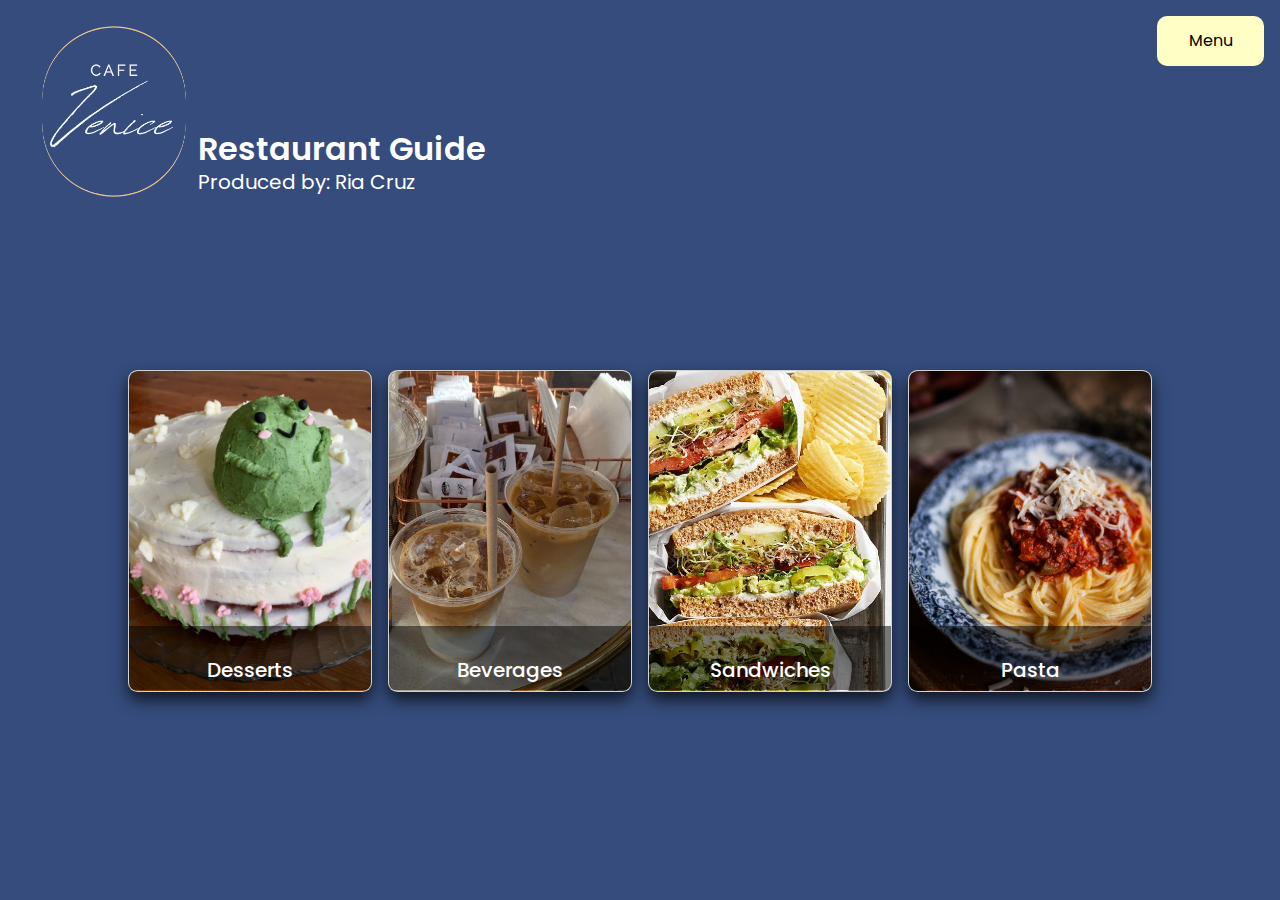
<file: TS4/index.html>
<!DOCTYPE html>
<html lang="en">
<head>
    <meta charset="UTF-8">
    <meta name="viewport" content="width=device-width, initial-scale=1.0">
    <title>Cafe Venice</title>
    <link href="https://cdn.jsdelivr.net/npm/bootstrap@5.3.0/dist/css/bootstrap.min.css" rel="stylesheet">
    <style>
        @import url("https://fonts.googleapis.com/css2?family=Poppins:wght@300;400;500;600;700;800;900&display=swap");


        * {
            margin: 0;
            padding: 0;
            box-sizing: border-box;
        }
        html {
            scroll-behavior: smooth;
        }
        body {
            font-family: 'Poppins', sans-serif;
            font-size: 1rem;
            display: flex;
            flex-direction: column;
            align-items: center;
            min-height: 100vh;
            padding: 4rem 0;
            background-color: #354c7c;
            position: relative;
        }


        .logo {
            position: absolute;
            top: -1.5rem;
            left: -1rem;
            width: 260px;
        }


        .logo img {
            width: 100%;
            height: auto;
        }




        .header-title {
            position: relative;
            top: 1rem;
            left: 70px;
            margin: 50px;
            color: white;
            font-size: 2rem;
            font-weight: 600;
            width: 80%;
            z-index: 2;
            background: none;
       
        }


        .subtitle {
            position: relative;
            left: 70px;
            bottom: 2rem;
            margin: 0;
            color: white;
            font-size: 20px;
            font-weight: 400;
            width: 80%;
            z-index: 2;
            background: none;
        }
       


        .grid {
            display: grid;
            grid-template-columns: repeat(4, 1fr);
            justify-content: center;
            grid-gap: 1rem;
            text-align: center;
            width: 80%;
            margin: auto;
        }


        .card {
            display: block;
            overflow: hidden;
            border-radius: 0.6rem;
            box-shadow: 0 0.5rem 1rem rgba(0,0,0,0.7);
            cursor: pointer;
            transition: 0.2s;
            position: relative;
        }


        .card:hover {
            transform: scale(1.05);
            transition: 0.3s;
        }


        .card img {
            width: 100%;
            height: 20rem;
            object-fit: cover;
        }


        .card-content {
            position: absolute;
            background-color: rgba(0, 0, 0, 0.5);
            bottom: 1px;
            color: #fff;
            width: 100%;
            height: 10%;
            padding: 2rem 0;
            transition: 0.7s;
        }


        .card-content:hover {
            height: 50%;
            transition: 0.7s;
        }


        .btn {
            background-color: #354c7c;
            cursor: pointer;
            color: white;
            border: none;
            padding: 0.5rem 1rem;
            border-radius: 10px;
        }


        .btn:hover {
            background-color: #FFFFC5;
            color: black;
            transition: 0.7s;
        }


        .menu-btn {
            background-color: #FFFFC5;
            cursor: pointer;
            border: none;
            padding: 0.8rem 2rem;
            border-radius: 10px;
            position: fixed;
            top: 1rem;
            right: 1rem;
            z-index: 1055;
        }


        .menu-btn:hover {
            background-color: white;
            color: black;
            transition: 0.7s;
        }


        .modal-dialog {
            max-width: 79%;
            height: 90%;
            display: flex;
           
        }


        .modal-body{
            display: flex;
            align-items: center;
            gap: 20px;
           
        }


        .modal-img {
            width: 400px;
            height: 300px;
            object-fit: cover;
            border-radius:10px;
        }
       
        .modal-text {
            flex: 1;
            text-align: left;
            padding: 10px;
        }


        .modal-header h5 {
            font-size: 1.5rem;
            font-weight: 600;
            text-align: center;
            display: flex;
            justify-content: center;
            width: 100%;
           
        }


        .info-container {
            display: flex;
            align-items: center;
            justify-content: space-between;
            gap: 40px;
        }
       
        .left-info {
            flex: 1;
            text-align: left;
        }
       
        .divider {
            width: 2px;
            height: 50px;
            background-color: black;
        }
       
        .right-info {
            flex: 2;
            text-align: left;
        }

        /* Responsive Design */
        @media screen and (max-width: 1200px) {
            .grid {
                grid-template-columns: repeat(3, 1fr);
            }
        }

        @media screen and (max-width: 992px) {
            .grid {
                grid-template-columns: repeat(2, 1fr);
            }
            .header-title, .subtitle {
                left: 20px;
                width: 90%;
            }

            .menu-btn {
                cursor: pointer;
                padding: 0.6rem 1rem;
                border-radius: 10px;
                position: fixed;
                top: 1rem;
                right: 1rem;
                z-index: 1055;
            }
        }

        @media screen and (max-width: 800px){
            .menu-btn {
                cursor: pointer;
                padding: 0.5rem 1rem;
                border-radius: 10px;
                position: fixed;
                top: 1rem;
                right: 1rem;
                z-index: 1055;
            }
        }

        @media screen and (max-width: 768px) {
            .grid {
                grid-template-columns: repeat(1, 1fr);
            }
            .header-title, .subtitle {
                font-size: 1.5rem;
                text-align: center;
                left: 0;
            }
            .menu-btn {
                top: 0.5rem;
                right: 0.5rem;
            }

            .logo {
                position: absolute;
                top: -1.5rem;
                left: -2rem;
                width: 260px;
            }
    
            .logo img {
                width: 90%;
                height: auto;
            }

            .modal-dialog {
                max-width: 79%;
                height: 90%;
                display: flex; 
            }
    
            .modal-body{
                display: flex;
                align-items: center;
                gap: 20px;
               
            }

            .modal-img {
                width: 220px;
                height: 320px;
                object-fit: cover;
                border-radius:10px;
            }
           
            .modal-text {
                font-size: small;
                flex: 1;
                text-align: left;
                padding: 10px;
            }
    
    
            .modal-header h5 {
                font-size: 1.5rem;
                font-weight: 600;
                text-align: center;
                display: flex;
                justify-content: center;
                width: 100%;
               
            }
    
    
            .info-container {
                display: flex;
                align-items: center;
                justify-content: space-between;
                gap: 20px;
            }
           
            .left-info {
                font-size: 12px;
                flex: 1;
                text-align: left;
            }
           
            .divider {
                width: 2px;
                height: 50px;
                background-color: black;
            }
           
            .right-info {
                font-size: 12px;
                flex: 2;
                text-align: left;
            }

            .menu-btn {
                cursor: pointer;
                padding: 0.5rem 1rem;
                border-radius: 10px;
                position: fixed;
                top: 1rem;
                right: 1rem;
                z-index: 1055;
            }
        }

            @media screen and (max-width: 450px) {
                .modal-dialog {
                    max-width: 79%;
                    height: 90%;
                    display: flex; 
                }
        
                .modal-body{
                    display: flex;
                    align-items: center;
                    gap: 20px;
                   
                }
    
                .modal-img {
                    width: 120px;
                    height: 220px;
                    object-fit: cover;
                    border-radius:10px;
                }
               
                .modal-text {
                    font-size: 10px;
                    flex: 1;
                    text-align: left;
                    padding: 10px;
                }
        
        
                .modal-header h5 {
                    font-size: 1.3rem;
                    font-weight: 600;
                    text-align: center;
                    display: flex;
                    justify-content: center;
                    width: 100%;
                   
                }
        
        
                .info-container {
                    display: flex;
                    align-items: center;
                    justify-content: space-between;
                    gap: 20px;
                }
               
                .left-info {
                    font-size: 9px;
                    flex: 1;
                    text-align: left;
                }
               
                .divider {
                    width: 2px;
                    height: 50px;
                    background-color: black;
                }
               
                .right-info {
                    font-size: 9px;
                    flex: 2;
                    text-align: left;
                }
    
                .menu-btn {
                    cursor: pointer;
                    padding: 0.4rem 1rem;
                    border-radius: 10px;
                    position: fixed;
                    top: 1rem;
                    right: 1rem;
                    z-index: 1055;
                }
    
        }

    </style>
</head>
<body>
    <div class="logo">
        <img src="images/logo.png" alt="Cafe Venice Logo">
    </div>
   
        <h1 class="header-title">Restaurant Guide</h1>
        <h2 class="subtitle">Produced by: Ria Cruz</h2>
   


    <button class="menu-btn">Menu</button>
   
    <div class="grid">
        <div class="card" onclick="openPopup('popupDesserts')">
            <img src="images/dessert.jpg" alt="Desserts">
            <div class="card-content">
                <h5 class="text-center">Desserts</h5>
                <p>Want sweet treats?</p>
                <button class="btn">Read More</button>
            </div>
        </div>


        <div class="card" onclick="openPopup('popupBeverages')">
            <img src="images/coffee.jpg" alt="Beverages">
            <div class="card-content">
                <h5 class="text-center">Beverages</h5>
                <p>Enjoy our cold drinks for the summer!</p>
                <button class="btn">Read More</button>
            </div>
        </div>


        <div class="card" onclick="openPopup('popupSandwiches')">
            <img src="images/sandwich.jpg" alt="Sandwiches">
            <div class="card-content">
                <h5 class="text-center">Sandwiches</h5>
                <p>Savory snacks for everyone!</p>
                <button class="btn">Read More</button>
            </div>
        </div>
       
        <div class="card" onclick="openPopup('popupPasta')">
            <img src="images/pasta.jpg" alt="Pasta">
            <div class="card-content">
                <h5 class="text-center">Pasta</h5>
                <p>Full course meals!</p>
                <button class="btn">Read More</button>
            </div>
        </div>
    </div>


    <!-- Bootstrap Modals -->
    <div class="modal fade" id="popupDesserts" data-bs-backdrop="static" data-bs-keyboard="false" tabindex="-1" aria-labelledby="popupDessertsLabel" aria-hidden="true">
        <button class="menu-btn" onclick="closeAllModals()">Menu</button>
        <div class="modal-dialog modal-lg">
            <div class="modal-content">
                <div class="modal-header">
                    <h5 class="modal-title" id="popupDessertsLabel">Desserts</h5>
                    <div class="info-container">
                        <div class="left-info">
                            <p>123 Maplewood Avenue, Springdale</p>
                        </div>
                        <div class="divider"></div>
                        <div class="right-info">
                            <p>Category: Italian</p>
                            <p>Open: 7AM to 10PM</p>
                            <p>Price: ₱₱</p>
                        </div>
                    </div>
                   
                </div>


                <div class="modal-body d-flex align-items-center">
                    <img src="images/dessert2.jpg" alt="Dessert Image" class="modal-img">
                    <div class="modal-text">
                        <p>Our desserts are made with love and passion. We offer a variety of cakes,
                        pastries, and other sweet treats that will surely satisfy your cravings. Visit us today!</p>
                </div>
            </div>
            </div>
        </div>
    </div>
    </div>


    <div class="modal fade" id="popupBeverages" data-bs-backdrop="static" data-bs-keyboard="false" tabindex="-1" aria-labelledby="popupBeveragesLabel" aria-hidden="true">
        <button class="menu-btn" onclick="closeAllModals()">Menu</button>
        <div class="modal-dialog modal-lg">
            <div class="modal-content">
                <div class="modal-header">
                    <h5 class="modal-title" id="popupBeveragesLabel">Beverages</h5>
                    <div class="info-container">
                        <div class="left-info">
                            <p>123 Maplewood Avenue, Springdale</p>
                        </div>
                        <div class="divider"></div>
                        <div class="right-info">
                            <p>Category: Italian</p>
                            <p>Open: 7AM to 10PM</p>
                            <p>Price: ₱₱</p>
                        </div>
                    </div>


                </div>


                <div class="modal-body d-flex align-items-center">
                    <img src="images/drinks.jpg" alt="Drinks Image" class="modal-img">
                    <div class="modal-text">
                        <p>Quench your thirst with our refreshing beverages. We offer a variety of drinks that will surely
                        keep you cool and hydrated. Visit us today!</p>
                    </div>
                </div>
            </div>
        </div>
    </div>


    <div class="modal fade" id="popupSandwiches" data-bs-backdrop="static" data-bs-keyboard="false" tabindex="-1" aria-labelledby="popupSandwichesLabel" aria-hidden="true">
        <button class="menu-btn" onclick="closeAllModals()">Menu</button>
        <div class="modal-dialog modal-lg">
            <div class="modal-content">
                <div class="modal-header">
                    <h5 class="modal-title" id="popupSandwichesLabel">Sandwiches</h5>
                    <div class="info-container">
                        <div class="left-info">
                            <p>123 Maplewood Avenue, Springdale</p>
                        </div>
                        <div class="divider"></div>
                        <div class="right-info">
                            <p>Category: Italian</p>
                            <p>Open: 7AM to 10PM</p>
                            <p>Price: ₱₱</p>
                        </div>
                    </div>


                </div>


                <div class="modal-body d-flex align-items-center">
                    <img src="images/sandwich2.jpg" alt="sandwich Image" class="modal-img">
                    <div class="modal-text">
                        <p>Our sandwiches are made with fresh ingredients and are perfect for a quick snack or meal.
                        We offer a variety of sandwiches that will
                        surely satisfy your cravings. Visit us today!</p>
                    </div>
                </div>
            </div>
        </div>
    </div>


    <div class="modal fade" id="popupPasta" data-bs-backdrop="static" data-bs-keyboard="false" tabindex="-1" aria-labelledby="popupPastaLabel" aria-hidden="true">
        <button class="menu-btn" onclick="closeAllModals()">Menu</button>
        <div class="modal-dialog modal-lg">
            <div class="modal-content">
                <div class="modal-header">
                    <h5 class="modal-title" id="popupPastaLabel">Pasta</h5>
                    <div class="info-container">
                        <div class="left-info">
                            <p>123 Maplewood Avenue, Springdale</p>
                        </div>
                        <div class="divider"></div>
                        <div class="right-info">
                            <p>Category: Italian</p>
                            <p>Open: 7AM to 10PM</p>
                            <p>Price: ₱₱</p>
                        </div>
                    </div>


                </div>


                <div class="modal-body d-flex align-items-center">
                    <img src="images/pasta2.jpeg" alt="Pasta Image" class="modal-img">
                    <div class="modal-text">
                        <p>Our pasta dishes are made with fresh ingredients and are perfect for a full course meal. We offer a variety of pasta dishes that will
                        surely satisfy your
                        cravings. Visit us today!</p>
                    </div>
                </div>
            </div>
        </div>
    </div>
    <script>
        function openPopup(id) {
            let popup = new bootstrap.Modal(document.getElementById(id));
            popup.show();
           
        }


        function closeAllModals() {
            let modals = document.querySelectorAll('.modal');
            modals.forEach(modal => {
                let modalInstance = bootstrap.Modal.getInstance(modal);
                modalInstance.hide();
            });
        }
    </script>


    <script src="https://cdn.jsdelivr.net/npm/bootstrap@5.3.0/dist/js/bootstrap.bundle.min.js"></script>
</body>
</html>
</file>
<file: style1.css>
@import url("https://fonts.googleapis.com/css2?family=Poppins:wght@300;400;500;600;700;800;900&display=swap");

*{
    margin: 0;
    padding: 0;
    box-sizing: border-box;
    font-family: 'Poppins', sans-serif;
}

.flex{
    display: flex;
    align-items: center;
}

.container{
    padding: 0 15px;
    min-height: 100vh;
    justify-content: center;
    background: #1F4529;
}

.bookfae-page .text{
    margin-bottom: 90px;
}

.bookfae-page h1{
    color: white;
    font-size: 4rem;
    margin-bottom: 10px;
}

form{
    display: flex;
    flex-direction: column;
    background: white;
    border-radius: 8px;
    padding: 20px;
    box-shadow: 0 2px 4px rgba(0, 0, 0, 0.1), 
    0 8px 16px rgba(0, 0, 0, 0.1);
    max-width: 400px;
    width: 100%;
}

form input{
    height: 55px;
    width: 100%;
    border: 1px solid #EED3B1;
    border-radius: 6px;
    margin-bottom: 15px;
    font-size: 1rem;
    padding: 0 14px;
}

form input:focus{
    outline: none;
    border-color: #365E32;

}

::placeholder{
    color: #365E32;
    font-size: 1.063rem;
}

.link{
    display: flex;
    flex-direction: column;
    text-align: center;
    gap: 15px;
}

.link .login{
    border: none;
    outline: none;
    cursor: pointer;
    background: #799351;
    padding: 15px 0;
    border-radius: 6px;
    color: white;
    font-size: 1.25rem;
    font-weight: 600;
    transition: 0.2s ease;

}

.link .login:hover{
    background: #527853;
}

form a{
    text-decoration: none;
}

.link .forgot{
    color: #47663B;
    font-size: 0.875rem;
}

.link .forgot:hover{
    text-decoration: underline;
}

hr{
    border: none;
    height: 1px;
    background-color: #47663B;
    margin-bottom: 20px;
    margin-top: 20px;
}

.button{
    margin-top: 25px;
    text-align: center;
    margin-bottom: 20px;
}

.button a{
    padding: 15px 20px;
    background: #47663B;
    border-radius: 6px;
    color: white;
    font-size: 1.063rem;
    font-weight: 600;
    transition: 0.2s ease;
}

.button a:hover{
    background: #3C552D;
    
}
</file>
<file: landingpage/style.css>
@import url("https://fonts.googleapis.com/css2?family=Poppins:wght@300;400;500;600;700;800;900&display=swap");

*{
    margin: 0;
    padding: 0;
    box-sizing: border-box;
    font-family: 'Poppins', sans-serif;
}


body {
    padding-top: 80px;
    background-color: #EEF5FF;
}


html{
    scroll-behavior: smooth;
}


html, body {
    margin:0;
    padding:0;
}


/*homepage*/
.homepage {
  position: relative;
  width: 100%;
  height: 100vh;
  overflow: hidden;
 
}
.homepage img{
  margin-top: auto;
  width: 100%;
  height: 100%;
  object-fit: cover;
}

/* MINI NAVBAR */
.options {
    position: absolute;
    bottom: 0;
    width: 100%;
    background-color: white;
    padding: 10px 0;
    text-align: center;
    justify-content: center;
    display: flex;
    gap: 20px;
    box-shadow: 0px 4px 10px rgba(0, 0, 0, 0.1);
    transition: all 0.3s ease-in-out;
}


.sticky{
    position: fixed;
    top: 0;
    width: 100%;
    background: white;
    z-index: 1000;
    height: 65px;
    box-shadow: 0px 4px 10px rgba(0, 0, 0, 0.1);
}




 .options a{
    padding: 20px 0;
    display: inline-block;
    color: black;
    text-decoration: none;
    font-weight: 600;
    transition: 0.2s;
 }
 .options a:hover{
    color: #A25772;
 }
 /*featured items*/
 .container {
    display: flex;
    justify-content: center;
    align-items: center;
    margin-top: 60px;
    margin-bottom: 200px;




}
.card {
    background-color: #FADA7A;
    padding: 0;
    border-radius: 15px;
    width: 1000px;
    height: 250px;
    display: flex;
    align-items: center;
    box-shadow: 0 0.3rem 1rem rgba(0,0,0,0.16);
    overflow: hidden;
}
.card:hover {
    transform: scale(1.03);
    transition: 0.5s;
    box-shadow: 0 0.5rem 1rem rgba(0,0,0,0.7);;
}
.card img {
    width: 50%;
    height: 100%;
    border-radius: 15px 0 0 15px;
    object-fit: cover;
}
.content h2 {
    margin: 0;
    color: #184e4e;
}
.content p {
    color: #527b7b;
}
.price {
    background:linear-gradient(90deg, #EF9651, #EC5228);
    color: white;
    padding: 10px 15px;
    border-radius: 20px;
    display: inline-block;
    font-weight: bold;
    align-self: flex-start;
    margin-top: auto;
}
.featured-tag {
    background-color: #3d4b47;
    color: white;
    padding: 6px 12px;
    font-size: 12px;
    border-radius: 5px;
    display: inline-block;
    margin-bottom: 10px;
}
 /*ITEM BOXES*/

 .header h2{
  margin-top: 15px;
  margin-bottom: 15px;
  text-align: center;
 
 }
 .product {
    position: relative;
    overflow: hidden;
    padding: 20px;
  }
 
  .product-category {
    padding: 0 10vw;
    font-size: 30px;
    font-weight: 500;
    margin-bottom: 40px;
    text-transform: capitalize;
  }
 
  .product-container {
    padding: 0 10vw;
    padding-left: 5vw;
    display: flex;
    justify-content: flex-start;
    align-items: center;
    overflow-x: auto;
    scroll-behavior: smooth;
    margin-bottom: 100px;
  }
 
  .product-container::-webkit-scrollbar {
    display: none;
  }
 
  .product-card {
    flex: 0 0 auto;
    width: 250px;
    height: auto;
    min-height: 450px;
    margin-right: 40px;
  }
 
  .product-image {
    position: relative;
    width: 100%;
    height: 350px;
    overflow: hidden;
  }
 
  .product-thumb {
    width: 100%;
    height: 100%;
    object-fit: cover;
  }
 
  .discount-tag {
    position: absolute;
    background: #fff;
    padding: 5px;
    border-radius: 5px;
    color: #B8001F;
    right: 10px;
    top: 10px;
    text-transform: capitalize;
  }
 
  .card-btn {
    position: absolute;
    bottom: 10px;
    left: 50%;
    transform: translateX(-50%);
    padding: 10px;
    width: 90%;
    text-transform: capitalize;
    border: none;
    outline: none;
    background: #fff;
    border-radius: 5px;
    transition: 0.5s;
    cursor: pointer;
    opacity: 0;
  }
 
  .product-card:hover .card-btn {
    opacity: 1;
  }
 
  .card-btn:hover {
    background: #507687;
    color: #fff;
  }
 
  .product-info {
    width: 100%;
    height: 120px;
    padding-top: 10px;
  }
 
  .product-brand{
    font-size: 20px;
  }
 
  .product-short-description {
    width: 100%;
    height: 20px;
    line-height: 20px;
    overflow: hidden;
    opacity: 0.5;
    text-transform: capitalize;
    margin: 5px 0;
  }
 
  .pre-btn,
  .nxt-btn {
    border: none;
    width: 10vw;
    height: 100%;
    position: absolute;
    top: 0;
    display: flex;
    justify-content: center;
    align-items: center;
    background: transparent;
    cursor: pointer;
    z-index: 8;
  }
 
  .pre-btn {
    left: 0;
    transform: rotate(180deg);
  }
 
  .nxt-btn {
    right: 0;
  }
 
  .pre-btn img,
  .nxt-btn img {
    opacity: 0.2;
  }
 
  .pre-btn:hover img,
  .nxt-btn:hover img {
    opacity: 1;
  }
 
  .collection-container {
    width: 100%;
    display: grid;
    grid-template-columns: repeat(2, 1fr);
    grid-gap: 10px;
  }
 
  .collection {
    position: relative;
  }
 
  .collection img {
    width: 100%;
    height: 100%;
    object-fit: cover;
  }
 
  .collection p {
    position: absolute;
    top: 50%;
    left: 50%;
    transform: translate(-50%, -50%);
    text-align: center;
    color: #fff;
    font-size: 50px;
    text-transform: capitalize;
  }
 
  .collection:nth-child(3) {
    grid-column: span 2;
    margin-bottom: 10px;
  }

/*confirmation*/

#custom-confirm {
  display: none;
  position: fixed;
  top: 50%;
  left: 50%;
  transform: translate(-50%, -50%);
  background: white;
  padding: 40px;
  box-shadow: 0 0 10px rgba(0, 0, 0, 0.2);
  text-align: center;
  border-radius: 10px;
  z-index: 2;
}

#overlay {
  display: none;
  position: fixed;
  top: 0;
  left: 0;
  width: 100%;
  height: 100%;
  background: rgba(0, 0, 0, 0.5);

}

#confirm-yes {
  background: #3F7D58;
  color: white;
  border-radius: 3px;
  padding: 10px;
  border: none;
  margin-right: 30px;
  

}

#confirm-no {
  background: #EF9651;
  color: white;
  border-radius: 3px;
  padding: 10px;
  border: none;
  margin-left: 30px;
 
}
</file>
<file: quiz-website/style.css>
body {
    font-family: Arial, sans-serif;
    line-height: 1.6;
    margin: 0;
    padding: 0;
    background-color: #f5f5f5;
    color: #333;
}

.container {
    max-width: 800px;
    margin: 0 auto;
    padding: 20px;
    background-color: #fff;
    box-shadow: 0 0 10px rgba(0, 0, 0, 0.1);
    border-radius: 5px;
    margin-top: 30px;
}

h1 {
    color: #2c3e50;
    text-align: center;
    margin-bottom: 30px;
}

.quiz-options {
    display: flex;
    flex-direction: column;
    gap: 15px;
}

.quiz-btn {
    display: block;
    padding: 15px;
    background-color: #3498db;
    color: white;
    text-decoration: none;
    text-align: center;
    border-radius: 5px;
    font-weight: bold;
    transition: background-color 0.3s;
}

.quiz-btn:hover {
    background-color: #2980b9;
}

.quiz-container {
    margin-top: 20px;
}

.question {
    background-color: #f9f9f9;
    padding: 15px;
    margin-bottom: 20px;
    border-radius: 5px;
    border-left: 5px solid #3498db;
}

.question-text {
    font-weight: bold;
    margin-bottom: 10px;
}

.options {
    margin-left: 20px;
}

.option {
    margin-bottom: 8px;
}

.submit-btn {
    display: block;
    width: 100%;
    padding: 12px;
    background-color: #2ecc71;
    color: white;
    border: none;
    border-radius: 5px;
    font-size: 16px;
    cursor: pointer;
    margin-top: 20px;
}

.submit-btn:hover {
    background-color: #27ae60;
}

.results-container {
    text-align: center;
    padding: 20px;
}

.score {
    font-size: 24px;
    font-weight: bold;
    color: #2c3e50;
    margin-bottom: 20px;
}

.restart-btn {
    display: inline-block;
    padding: 10px 20px;
    background-color: #3498db;
    color: white;
    text-decoration: none;
    border-radius: 5px;
    margin-top: 20px;
}

.restart-btn:hover {
    background-color: #2980b9;
}

.feedback {
    margin-top: 10px;
    font-style: italic;
    color: #7f8c8d;
}

.correct {
    color: #27ae60;
    font-weight: bold;
}

.incorrect {
    color: #e74c3c;
}

/* Feedback styles */
.feedback {
    padding: 15px;
    margin-bottom: 20px;
    border-radius: 5px;
    font-weight: bold;
}

.feedback.correct {
    background-color: #d4edda;
    color: #155724;
    border-left: 5px solid #28a745;
}

.feedback.incorrect {
    background-color: #f8d7da;
    color: #721c24;
    border-left: 5px solid #dc3545;
}

/* Progress bar styles */
.progress-bar {
    width: 100%;
    background-color: #e9ecef;
    border-radius: 5px;
    margin-bottom: 15px;
    height: 20px;
}

.progress {
    height: 100%;
    border-radius: 5px;
    background-color: #3498db;
    transition: width 0.3s;
}

.progress-text {
    text-align: center;
    margin-bottom: 20px;
    font-weight: bold;
}

/* Question pool status */
.question-pool-status {
    margin: 20px 0;
    padding: 10px;
    background-color: #f8f9fa;
    border-radius: 5px;
    text-align: center;
}

.button-group {
    display: flex;
    flex-direction: column;
    gap: 10px;
    margin-top: 20px;
}

.reset-btn {
    display: inline-block;
    padding: 10px 20px;
    background-color: #e74c3c;
    color: white;
    text-decoration: none;
    border-radius: 5px;
    text-align: center;
}

.reset-btn:hover {
    background-color: #c0392b;
}
</file>
<file: sticky navbar/style.css>
@import url("https://fonts.googleapis.com/css2?family=Poppins:wght@300;400;500;600;700;800;900&display=swap");


*{
    margin: 0;
    padding: 0;
    box-sizing: border-box;
    font-family: 'Poppins', sans-serif;
}

body {
    padding-top: 80px;
    background-color: #EEF5FF;
}

html{
    scroll-behavior: smooth;
}


html, body {
    margin:0;
    padding:0;
 
}


/*homepage*/
.homepage {
  position: relative;
  width: 100%;
  height: 100vh;
  overflow: hidden;
 
}


.homepage img{
  margin-top: auto;
  width: 100%;
  height: 100%;
  object-fit: cover;
}


/* MINI NAVBAR */

.options {
    position: absolute;
    bottom: 0;
    width: 100%;
    background-color: white;
    padding: 10px 0;
    text-align: center;
    justify-content: center;
    display: flex;
    gap: 20px;
    box-shadow: 0px 4px 10px rgba(0, 0, 0, 0.1);
    transition: all 0.3s ease-in-out;
}

.sticky{
    position: fixed;
    top: 0;
    width: 100%;
    background: white;
    z-index: 1000;
    height: 65px;
    box-shadow: 0px 4px 10px rgba(0, 0, 0, 0.1);
}


 .options a{
    padding: 20px 0;
    display: inline-block;
    color: black;
    text-decoration: none;
    font-weight: 600;
    transition: 0.2s;
 }
 .options a:hover{
    color: #A25772;
 }
 /*featured items*/
 .container {
    display: flex;
    justify-content: center;
    align-items: center;
    margin-top: 60px;
    margin-bottom: 200px;


}
.card {
    background-color: #dceeea;
    padding: 0;
    border-radius: 15px;
    width: 1000px;
    height: 250px;
    display: flex;
    align-items: center;
    box-shadow: 0 0.3rem 1rem rgba(0,0,0,0.16);
    overflow: hidden;
}
.card:hover {
    transform: scale(1.03);
    transition: 0.5s;
    box-shadow: 0 0.5rem 1rem rgba(0,0,0,0.7);;
}
.card img {
    width: 50%;
    height: 100%;
    border-radius: 15px 0 0 15px;
    object-fit: cover;
}
.content h2 {
    margin: 0;
    color: #184e4e;
}
.content p {
    color: #527b7b;
}
.price {
    background-color: #A25772;
    color: white;
    padding: 10px 15px;
    border-radius: 20px;
    display: inline-block;
    font-weight: bold;
    align-self: flex-start;
    margin-top: auto;
}
.featured-tag {
    background-color: #3d4b47;
    color: white;
    padding: 6px 12px;
    font-size: 12px;
    border-radius: 5px;
    display: inline-block;
    margin-bottom: 10px;
}
 /*ITEM BOXES*/


 .header h2{
  margin-top: 15px;
  margin-bottom: 15px;
  text-align: center;
 
 }
 .product {
    position: relative;
    overflow: hidden;
    padding: 20px;
  }
 
  .product-category {
    padding: 0 10vw;
    font-size: 30px;
    font-weight: 500;
    margin-bottom: 40px;
    text-transform: capitalize;
  }
 
  .product-container {
    padding: 0 10vw;
    padding-left: 5vw;
    display: flex;
    justify-content: flex-start;
    align-items: center;
    overflow-x: auto;
    scroll-behavior: smooth;
    margin-bottom: 100px;
  }
 
  .product-container::-webkit-scrollbar {
    display: none;
  }
 
  .product-card {
    flex: 0 0 auto;
    width: 250px;
    height: auto;
    min-height: 450px;
    margin-right: 40px;
  }
 
  .product-image {
    position: relative;
    width: 100%;
    height: 350px;
    overflow: hidden;
  }
 
  .product-thumb {
    width: 100%;
    height: 100%;
    object-fit: cover;
  }
 
  .discount-tag {
    position: absolute;
    background: #fff;
    padding: 5px;
    border-radius: 5px;
    color: #B8001F;
    right: 10px;
    top: 10px;
    text-transform: capitalize;
  }
 
  .card-btn {
    position: absolute;
    bottom: 10px;
    left: 50%;
    transform: translateX(-50%);
    padding: 10px;
    width: 90%;
    text-transform: capitalize;
    border: none;
    outline: none;
    background: #fff;
    border-radius: 5px;
    transition: 0.5s;
    cursor: pointer;
    opacity: 0;
  }
 
  .product-card:hover .card-btn {
    opacity: 1;
  }
 
  .card-btn:hover {
    background: #507687;
    color: #fff;
  }
 
  .product-info {
    width: 100%;
    height: 120px;
    padding-top: 10px;
  }
 
  .product-brand{
    font-size: 20px;
  }
 
  .product-short-description {
    width: 100%;
    height: 20px;
    line-height: 20px;
    overflow: hidden;
    opacity: 0.5;
    text-transform: capitalize;
    margin: 5px 0;
  }


  .actual-price {
    margin-left: 20px;
    opacity: 0.5;
    text-decoration: line-through;
  }
 
  .pre-btn,
  .nxt-btn {
    border: none;
    width: 10vw;
    height: 100%;
    position: absolute;
    top: 0;
    display: flex;
    justify-content: center;
    align-items: center;
    background: transparent;
    cursor: pointer;
    z-index: 8;
  }
 
  .pre-btn {
    left: 0;
    transform: rotate(180deg);
  }
 
  .nxt-btn {
    right: 0;
  }
 
  .pre-btn img,
  .nxt-btn img {
    opacity: 0.2;
  }
 
  .pre-btn:hover img,
  .nxt-btn:hover img {
    opacity: 1;
  }
 
  .collection-container {
    width: 100%;
    display: grid;
    grid-template-columns: repeat(2, 1fr);
    grid-gap: 10px;
  }
 
  .collection {
    position: relative;
  }
 
  .collection img {
    width: 100%;
    height: 100%;
    object-fit: cover;
  }
 
  .collection p {
    position: absolute;
    top: 50%;
    left: 50%;
    transform: translate(-50%, -50%);
    text-align: center;
    color: #fff;
    font-size: 50px;
    text-transform: capitalize;
  }
 
  .collection:nth-child(3) {
    grid-column: span 2;
    margin-bottom: 10px;
  }




 /*POPUPS*/




 /**/




 /**/
</file>
